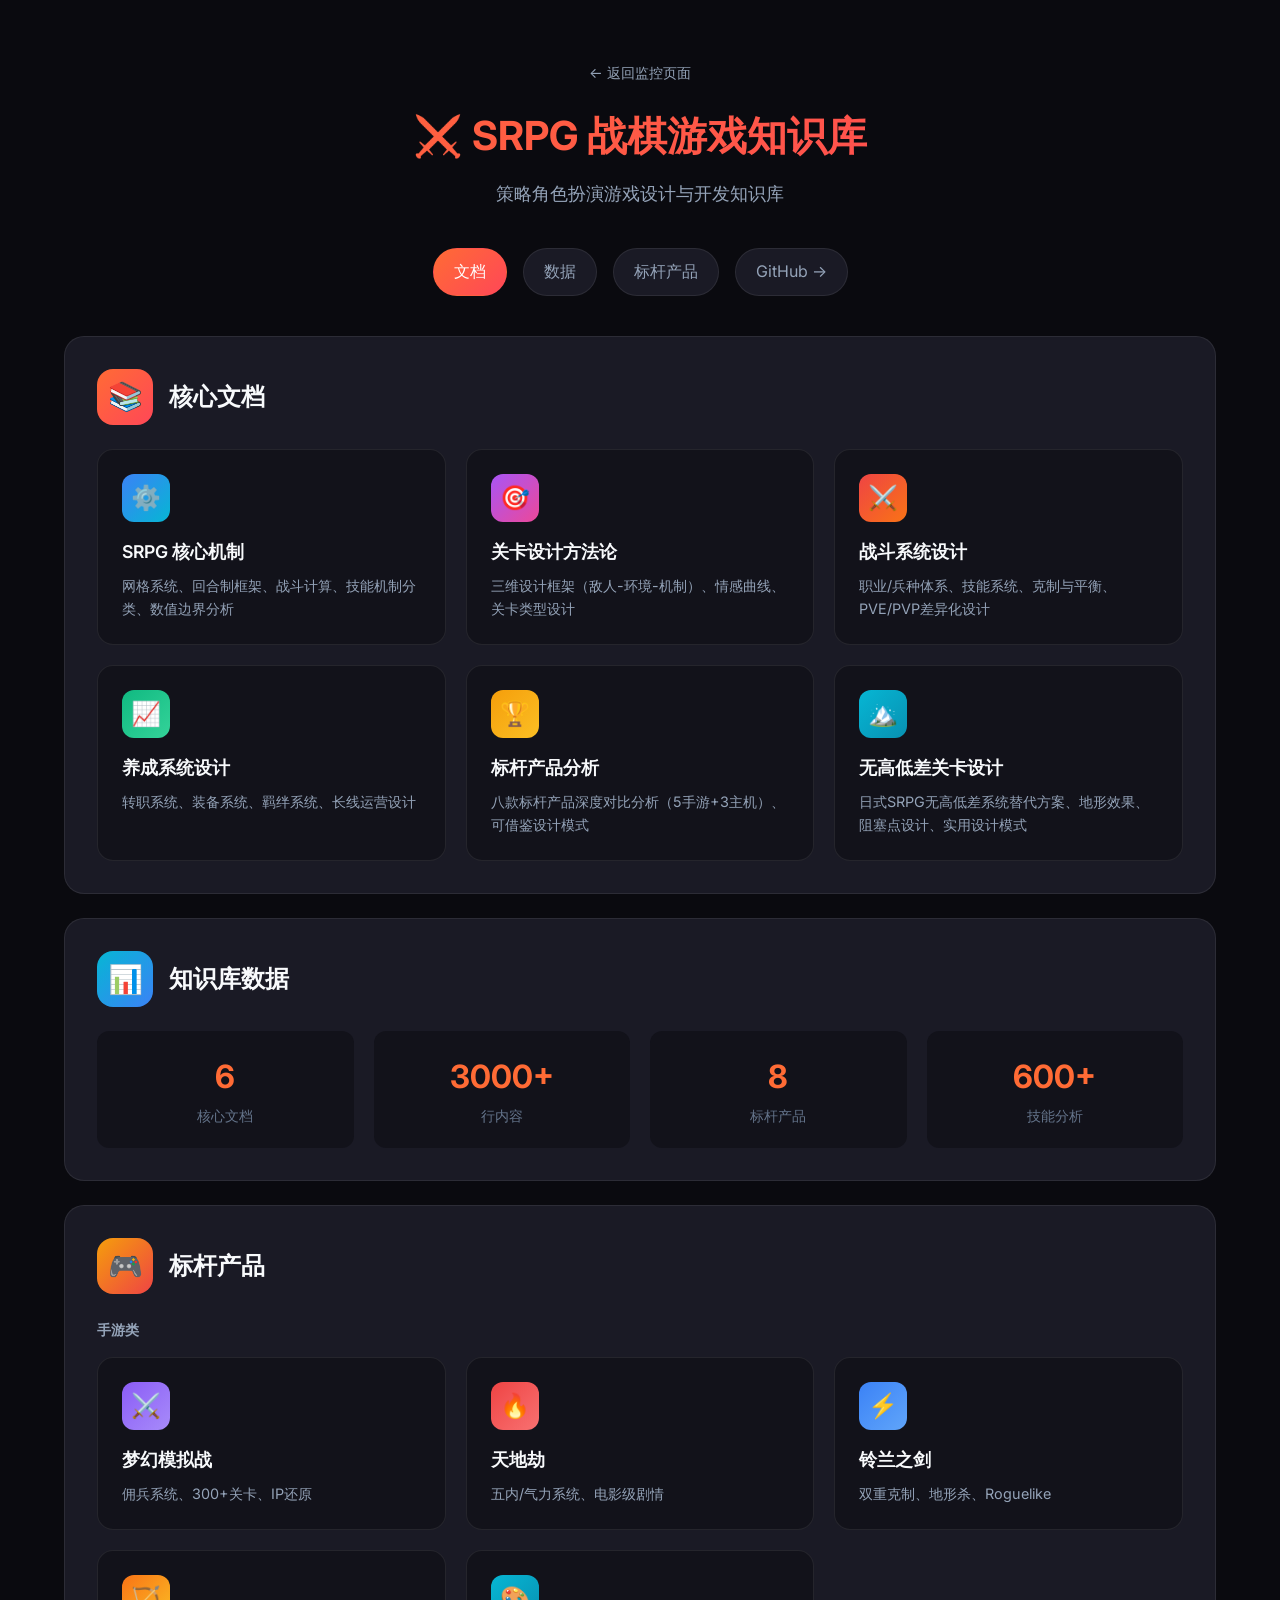
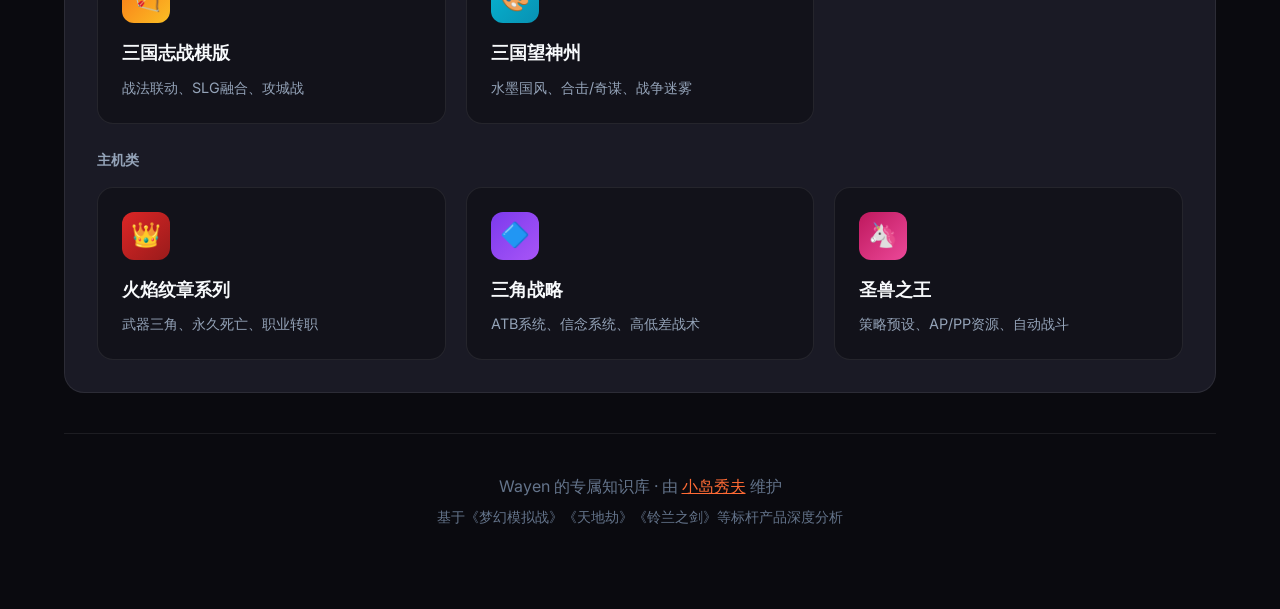
<file: index.html>
<!DOCTYPE html>
<html lang="zh-CN">
<head>
    <meta charset="UTF-8">
    <meta name="viewport" content="width=device-width, initial-scale=1.0">
    <title>SRPG 战棋游戏知识库 | 小岛秀夫</title>
    <link href="https://fonts.googleapis.com/css2?family=Inter:wght@300;400;500;600;700&display=swap" rel="stylesheet">
    <style>
        :root {
            --bg-primary: #0a0a0f;
            --bg-secondary: #12121a;
            --bg-card: #1a1a25;
            --accent-red: #ff4757;
            --accent-orange: #ff6b35;
            --accent-pink: #ff6b9d;
            --accent-purple: #a855f7;
            --accent-blue: #3b82f6;
            --accent-cyan: #06b6d4;
            --accent-green: #10b981;
            --text-primary: #f8fafc;
            --text-secondary: #94a3b8;
            --text-muted: #64748b;
            --border: rgba(255, 255, 255, 0.08);
        }

        * { margin: 0; padding: 0; box-sizing: border-box; }

        body {
            font-family: 'Inter', -apple-system, BlinkMacSystemFont, sans-serif;
            background: var(--bg-primary);
            color: var(--text-primary);
            min-height: 100vh;
            line-height: 1.6;
        }

        .container { max-width: 1200px; margin: 0 auto; padding: 40px 24px; }

        /* Header */
        header { text-align: center; margin-bottom: 40px; padding-top: 20px; }
        .back-link {
            display: inline-flex;
            align-items: center;
            gap: 8px;
            color: var(--text-secondary);
            text-decoration: none;
            font-size: 0.9rem;
            margin-bottom: 20px;
            transition: color 0.3s ease;
        }
        .back-link:hover { color: var(--accent-orange); }

        h1 {
            font-size: 2.5rem;
            font-weight: 700;
            background: linear-gradient(135deg, var(--accent-orange), var(--accent-red));
            -webkit-background-clip: text;
            -webkit-text-fill-color: transparent;
            margin-bottom: 12px;
        }

        .subtitle {
            color: var(--text-secondary);
            font-size: 1.1rem;
        }

        /* Nav */
        .nav {
            display: flex;
            justify-content: center;
            gap: 16px;
            margin-bottom: 40px;
            flex-wrap: wrap;
        }
        .nav-link {
            padding: 10px 20px;
            border-radius: 50px;
            background: var(--bg-card);
            color: var(--text-secondary);
            text-decoration: none;
            border: 1px solid var(--border);
            transition: all 0.3s ease;
        }
        .nav-link:hover, .nav-link.active {
            background: linear-gradient(135deg, var(--accent-orange), var(--accent-red));
            color: white;
            border-color: transparent;
        }

        /* Cards */
        .card {
            background: var(--bg-card);
            border: 1px solid var(--border);
            border-radius: 20px;
            padding: 32px;
            margin-bottom: 24px;
        }

        .card-header {
            display: flex;
            align-items: center;
            gap: 16px;
            margin-bottom: 24px;
        }

        .card-icon {
            width: 56px;
            height: 56px;
            border-radius: 16px;
            display: flex;
            align-items: center;
            justify-content: center;
            font-size: 28px;
        }

        .card-title {
            font-size: 1.5rem;
            font-weight: 600;
        }

        /* Doc Grid */
        .doc-grid {
            display: grid;
            grid-template-columns: repeat(auto-fit, minmax(300px, 1fr));
            gap: 20px;
        }

        .doc-card {
            background: var(--bg-secondary);
            border: 1px solid var(--border);
            border-radius: 16px;
            padding: 24px;
            transition: all 0.3s ease;
            text-decoration: none;
            color: inherit;
        }

        .doc-card:hover {
            transform: translateY(-4px);
            border-color: var(--accent-orange);
            box-shadow: 0 10px 40px rgba(255, 107, 53, 0.2);
        }

        .doc-icon {
            width: 48px;
            height: 48px;
            border-radius: 12px;
            display: flex;
            align-items: center;
            justify-content: center;
            font-size: 24px;
            margin-bottom: 16px;
        }

        .doc-title {
            font-size: 1.1rem;
            font-weight: 600;
            margin-bottom: 8px;
        }

        .doc-desc {
            font-size: 0.9rem;
            color: var(--text-secondary);
            line-height: 1.6;
        }

        /* Stats */
        .stats-grid {
            display: grid;
            grid-template-columns: repeat(4, 1fr);
            gap: 20px;
            margin-top: 24px;
        }

        .stat-item {
            text-align: center;
            padding: 20px;
            background: var(--bg-secondary);
            border-radius: 12px;
        }

        .stat-value {
            font-size: 2rem;
            font-weight: 700;
            color: var(--accent-orange);
        }

        .stat-label {
            font-size: 0.85rem;
            color: var(--text-muted);
            margin-top: 4px;
        }

        /* Footer */
        footer {
            text-align: center;
            padding: 40px 0;
            color: var(--text-muted);
            border-top: 1px solid var(--border);
            margin-top: 40px;
        }

        /* Responsive */
        @media (max-width: 768px) {
            h1 { font-size: 1.8rem; }
            .stats-grid { grid-template-columns: repeat(2, 1fr); }
            .doc-grid { grid-template-columns: 1fr; }
        }
    </style>
</head>
<body>
    <div class="container">
        <header>
            <a href="https://waynefwj.github.io/kimi-claw-status/" class="back-link">← 返回监控页面</a>
            <h1>⚔️ SRPG 战棋游戏知识库</h1>
            <p class="subtitle">策略角色扮演游戏设计与开发知识库</p>
        </header>

        <nav class="nav">
            <a href="#docs" class="nav-link active">文档</a>
            <a href="#stats" class="nav-link">数据</a>
            <a href="#products" class="nav-link">标杆产品</a>
            <a href="https://github.com/WayneFWJ/srpg-knowledge-base" class="nav-link" target="_blank">GitHub →</a>
        </nav>

        <div class="card" id="docs">
            <div class="card-header">
                <div class="card-icon" style="background: linear-gradient(135deg, #ff6b35, #ff4757);">📚</div>
                <h2 class="card-title">核心文档</h2>
            </div>
            <div class="doc-grid">
                <a href="./SRPG%20核心机制.html" class="doc-card">
                    <div class="doc-icon" style="background: linear-gradient(135deg, #3b82f6, #06b6d4);">⚙️</div>
                    <div class="doc-title">SRPG 核心机制</div>
                    <div class="doc-desc">网格系统、回合制框架、战斗计算、技能机制分类、数值边界分析</div>
                </a>
                <a href="./关卡设计方法论.html" class="doc-card">
                    <div class="doc-icon" style="background: linear-gradient(135deg, #a855f7, #ec4899);">🎯</div>
                    <div class="doc-title">关卡设计方法论</div>
                    <div class="doc-desc">三维设计框架（敌人-环境-机制）、情感曲线、关卡类型设计</div>
                </a>
                <a href="./战斗系统设计.html" class="doc-card">
                    <div class="doc-icon" style="background: linear-gradient(135deg, #ef4444, #f97316);">⚔️</div>
                    <div class="doc-title">战斗系统设计</div>
                    <div class="doc-desc">职业/兵种体系、技能系统、克制与平衡、PVE/PVP差异化设计</div>
                </a>
                <a href="./养成系统设计.html" class="doc-card">
                    <div class="doc-icon" style="background: linear-gradient(135deg, #10b981, #34d399);">📈</div>
                    <div class="doc-title">养成系统设计</div>
                    <div class="doc-desc">转职系统、装备系统、羁绊系统、长线运营设计</div>
                </a>
                <a href="./标杆产品分析.html" class="doc-card">
                    <div class="doc-icon" style="background: linear-gradient(135deg, #f59e0b, #fbbf24);">🏆</div>
                    <div class="doc-title">标杆产品分析</div>
                    <div class="doc-desc">八款标杆产品深度对比分析（5手游+3主机）、可借鉴设计模式</div>
                </a>
                <a href="./无高低差关卡设计.html" class="doc-card">
                    <div class="doc-icon" style="background: linear-gradient(135deg, #06b6d4, #0891b2);">🏔️</div>
                    <div class="doc-title">无高低差关卡设计</div>
                    <div class="doc-desc">日式SRPG无高低差系统替代方案、地形效果、阻塞点设计、实用设计模式</div>
                </a>
            </div>
        </div>

        <div class="card" id="stats">
            <div class="card-header">
                <div class="card-icon" style="background: linear-gradient(135deg, #06b6d4, #3b82f6);">📊</div>
                <h2 class="card-title">知识库数据</h2>
            </div>
            <div class="stats-grid">
                <div class="stat-item">
                    <div class="stat-value">6</div>
                    <div class="stat-label">核心文档</div>
                </div>
                <div class="stat-item">
                    <div class="stat-value">3000+</div>
                    <div class="stat-label">行内容</div>
                </div>
                <div class="stat-item">
                    <div class="stat-value">8</div>
                    <div class="stat-label">标杆产品</div>
                </div>
                <div class="stat-item">
                    <div class="stat-value">600+</div>
                    <div class="stat-label">技能分析</div>
                </div>
            </div>
        </div>

        <div class="card" id="products">
            <div class="card-header">
                <div class="card-icon" style="background: linear-gradient(135deg, #f59e0b, #ef4444);">🎮</div>
                <h2 class="card-title">标杆产品</h2>
            </div>
            <h3 style="color: var(--text-secondary); font-size: 0.9rem; margin-bottom: 16px;">手游类</h3>
            <div class="doc-grid" style="margin-bottom: 24px;">
                <div class="doc-card">
                    <div class="doc-icon" style="background: linear-gradient(135deg, #8b5cf6, #a78bfa);">⚔️</div>
                    <div class="doc-title">梦幻模拟战</div>
                    <div class="doc-desc">佣兵系统、300+关卡、IP还原</div>
                </div>
                <div class="doc-card">
                    <div class="doc-icon" style="background: linear-gradient(135deg, #ef4444, #f87171);">🔥</div>
                    <div class="doc-title">天地劫</div>
                    <div class="doc-desc">五内/气力系统、电影级剧情</div>
                </div>
                <div class="doc-card">
                    <div class="doc-icon" style="background: linear-gradient(135deg, #3b82f6, #60a5fa);">⚡</div>
                    <div class="doc-title">铃兰之剑</div>
                    <div class="doc-desc">双重克制、地形杀、Roguelike</div>
                </div>
                <div class="doc-card">
                    <div class="doc-icon" style="background: linear-gradient(135deg, #f97316, #fbbf24);">🏹</div>
                    <div class="doc-title">三国志战棋版</div>
                    <div class="doc-desc">战法联动、SLG融合、攻城战</div>
                </div>
                <div class="doc-card">
                    <div class="doc-icon" style="background: linear-gradient(135deg, #06b6d4, #0891b2);">🎨</div>
                    <div class="doc-title">三国望神州</div>
                    <div class="doc-desc">水墨国风、合击/奇谋、战争迷雾</div>
                </div>
            </div>
            <h3 style="color: var(--text-secondary); font-size: 0.9rem; margin-bottom: 16px;">主机类</h3>
            <div class="doc-grid">
                <div class="doc-card">
                    <div class="doc-icon" style="background: linear-gradient(135deg, #dc2626, #991b1b);">👑</div>
                    <div class="doc-title">火焰纹章系列</div>
                    <div class="doc-desc">武器三角、永久死亡、职业转职</div>
                </div>
                <div class="doc-card">
                    <div class="doc-icon" style="background: linear-gradient(135deg, #7c3aed, #a855f7);">🔷</div>
                    <div class="doc-title">三角战略</div>
                    <div class="doc-desc">ATB系统、信念系统、高低差战术</div>
                </div>
                <div class="doc-card">
                    <div class="doc-icon" style="background: linear-gradient(135deg, #be185d, #ec4899);">🦄</div>
                    <div class="doc-title">圣兽之王</div>
                    <div class="doc-desc">策略预设、AP/PP资源、自动战斗</div>
                </div>
            </div>
        </div>

        <footer>
            <p>Wayen 的专属知识库 · 由 <a href="https://waynefwj.github.io/kimi-claw-status/" style="color: var(--accent-orange);">小岛秀夫</a> 维护</p>
            <p style="margin-top: 8px; font-size: 0.85rem;">基于《梦幻模拟战》《天地劫》《铃兰之剑》等标杆产品深度分析</p>
        </footer>
    </div>
</body>
</html>
</file>
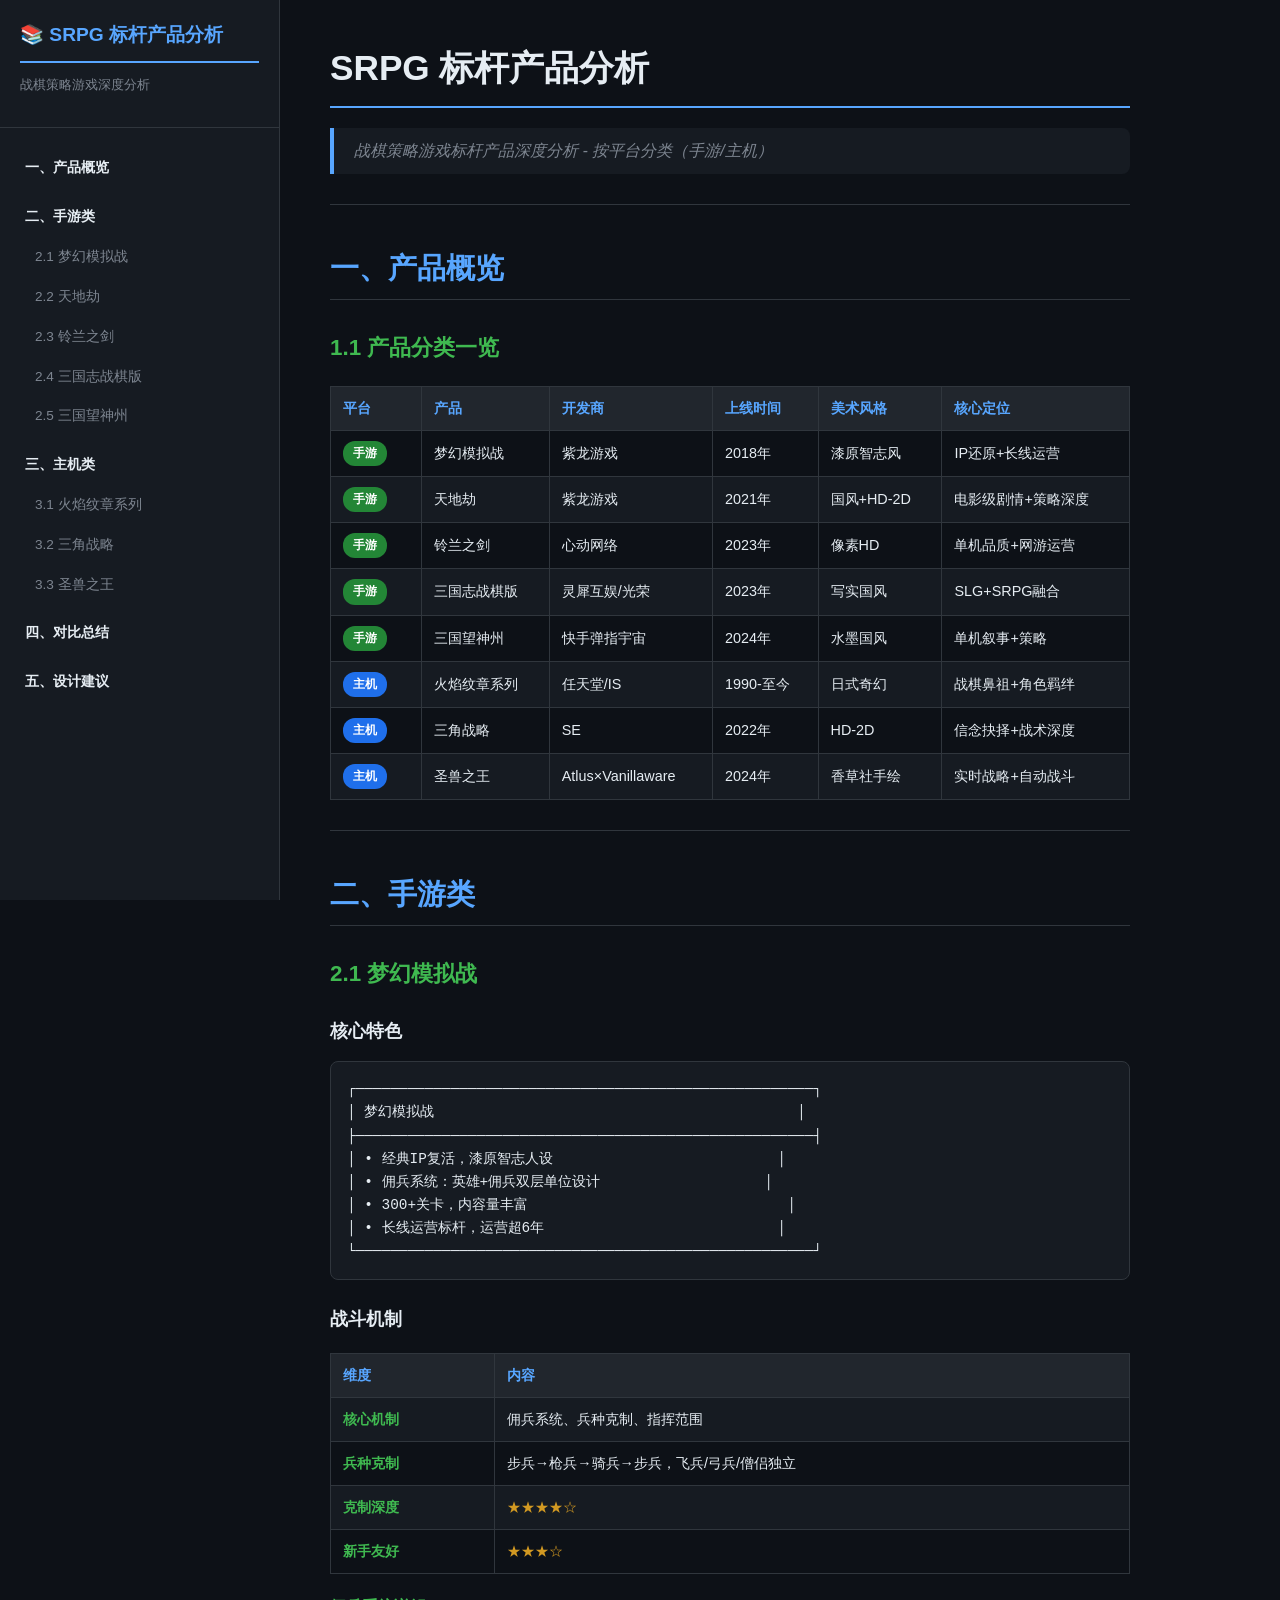
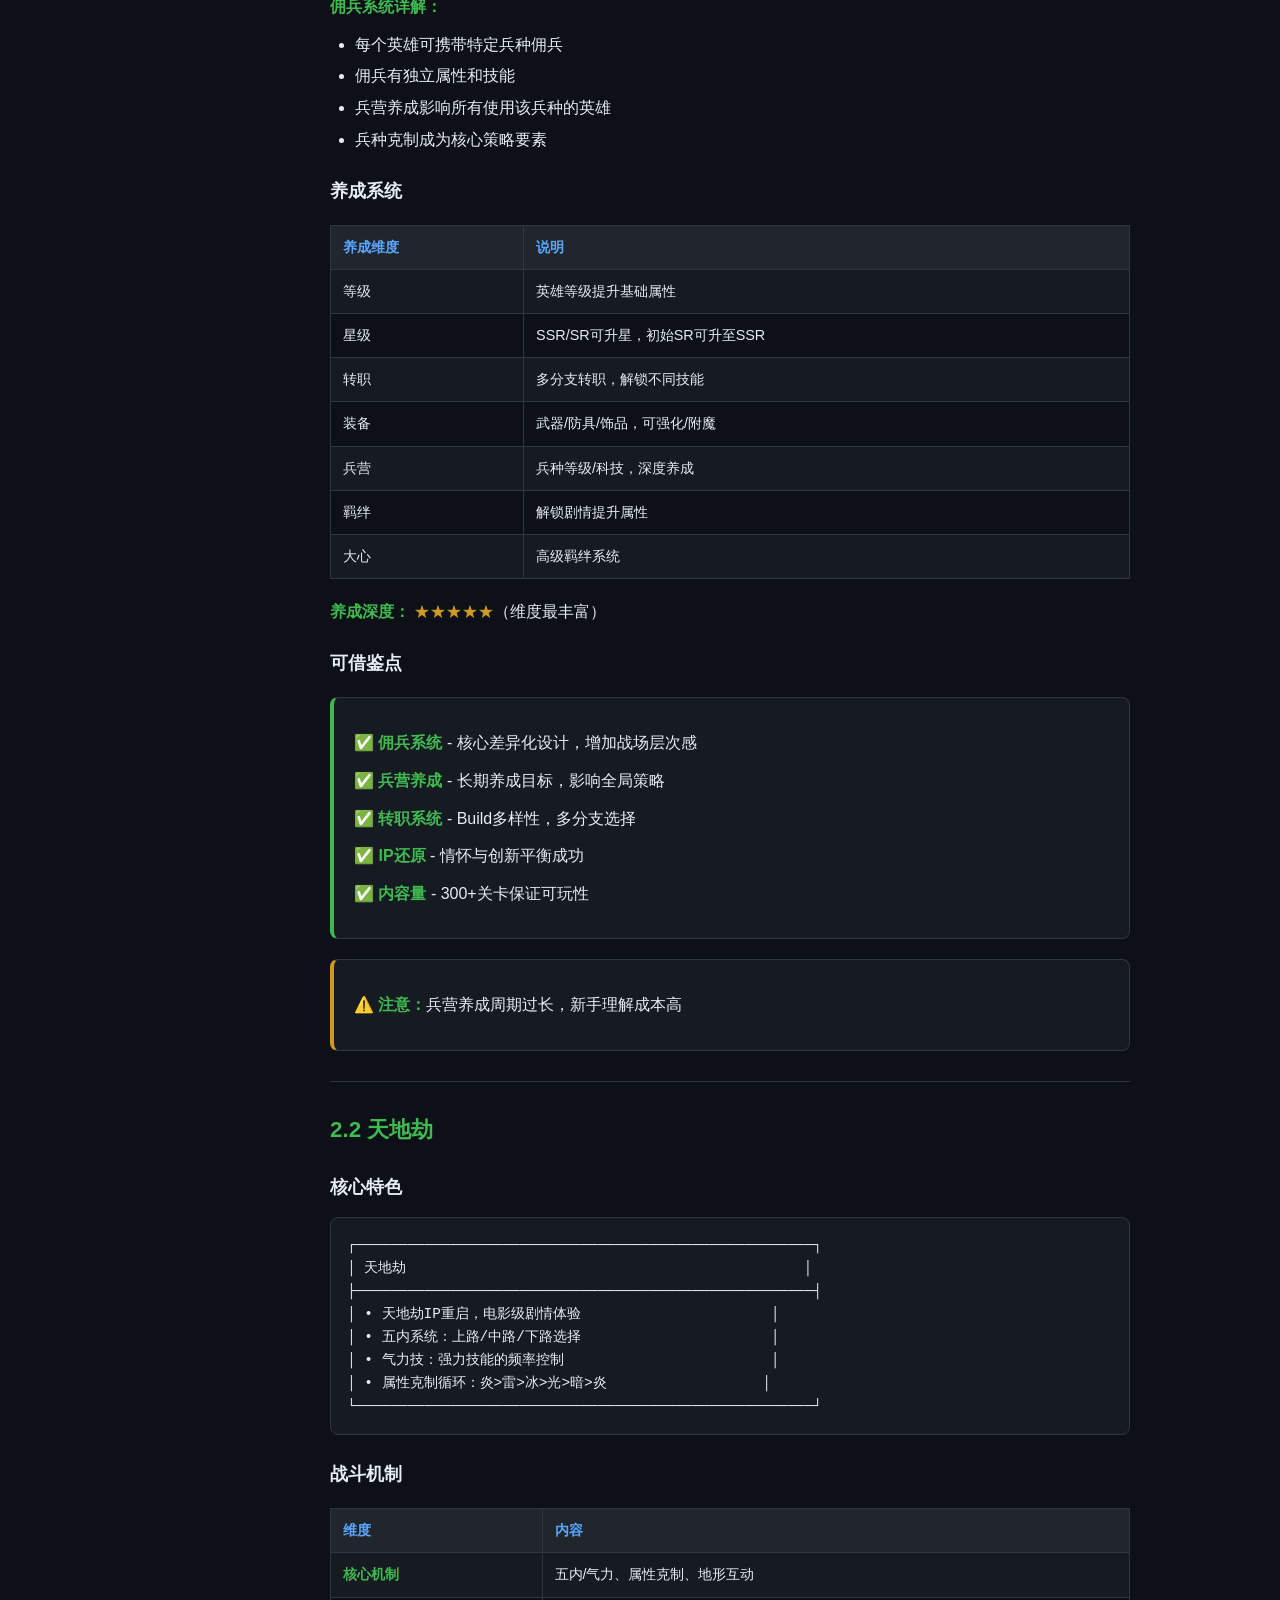
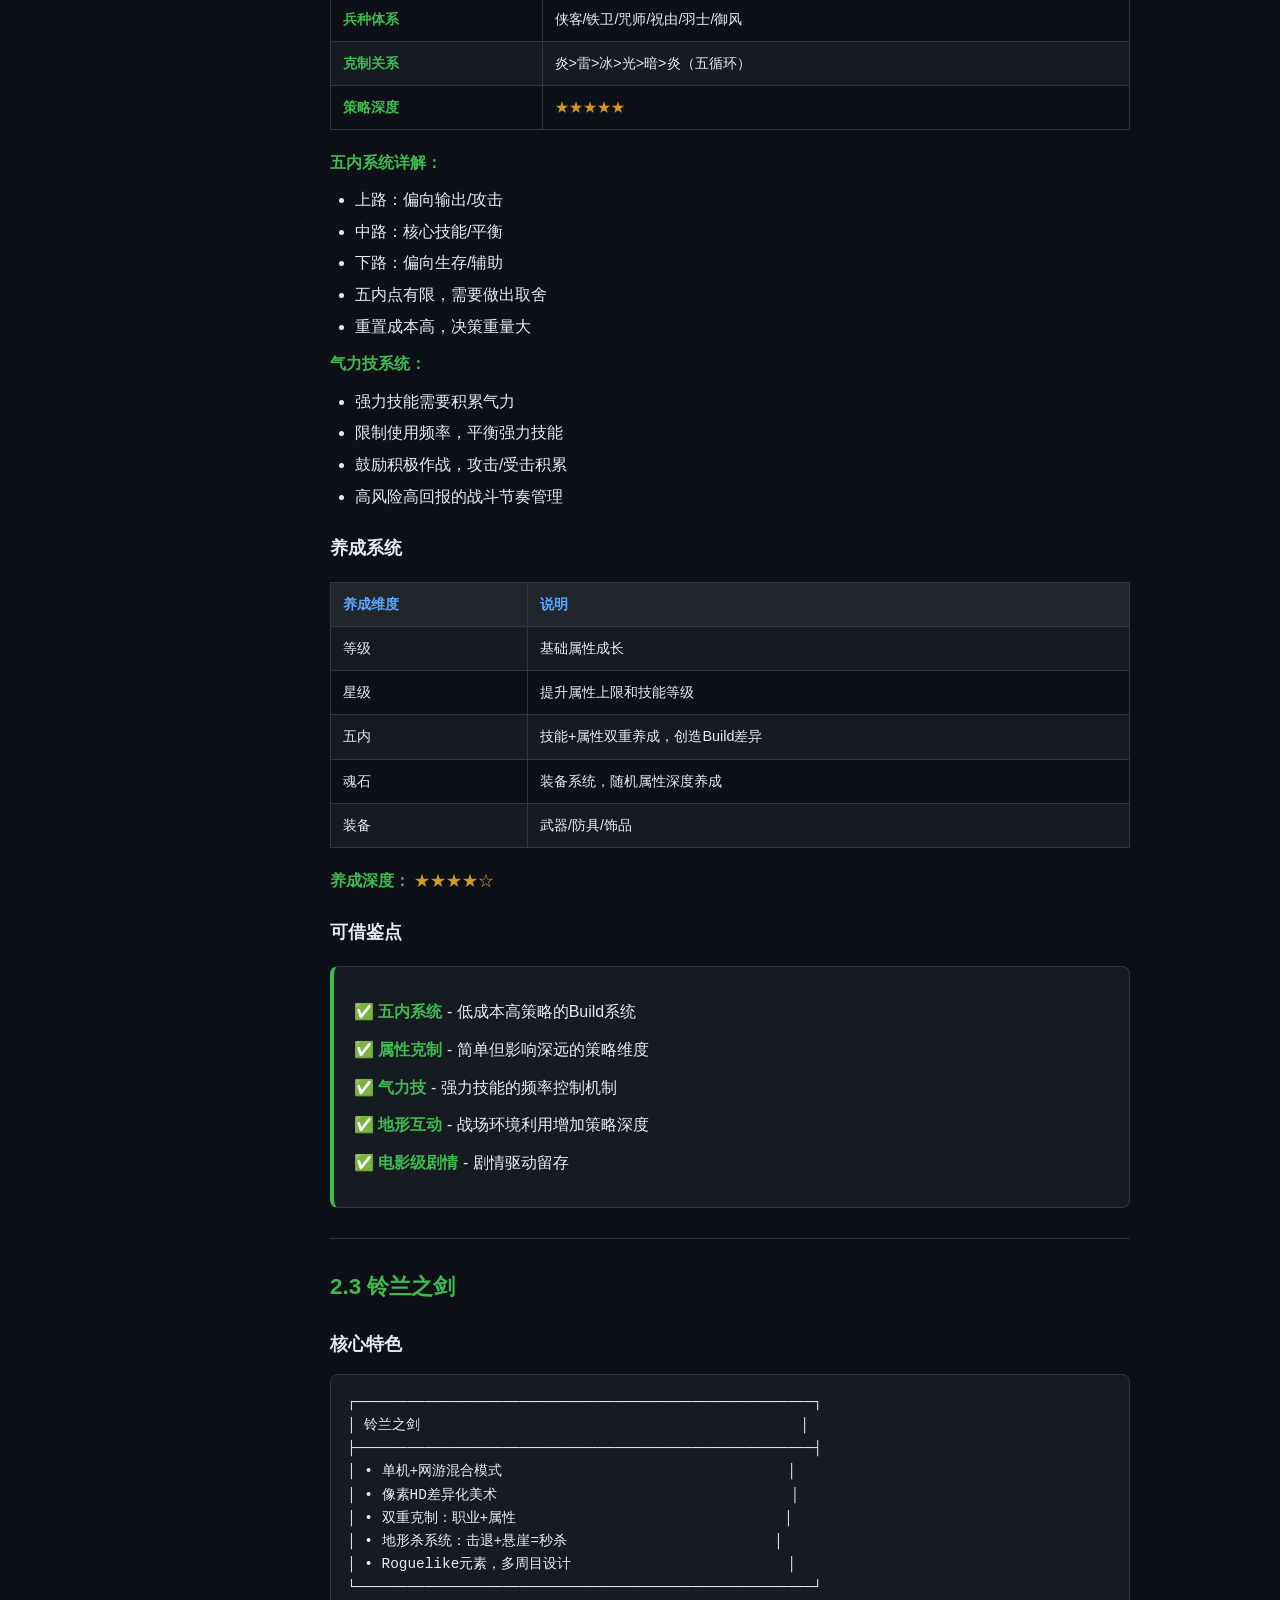
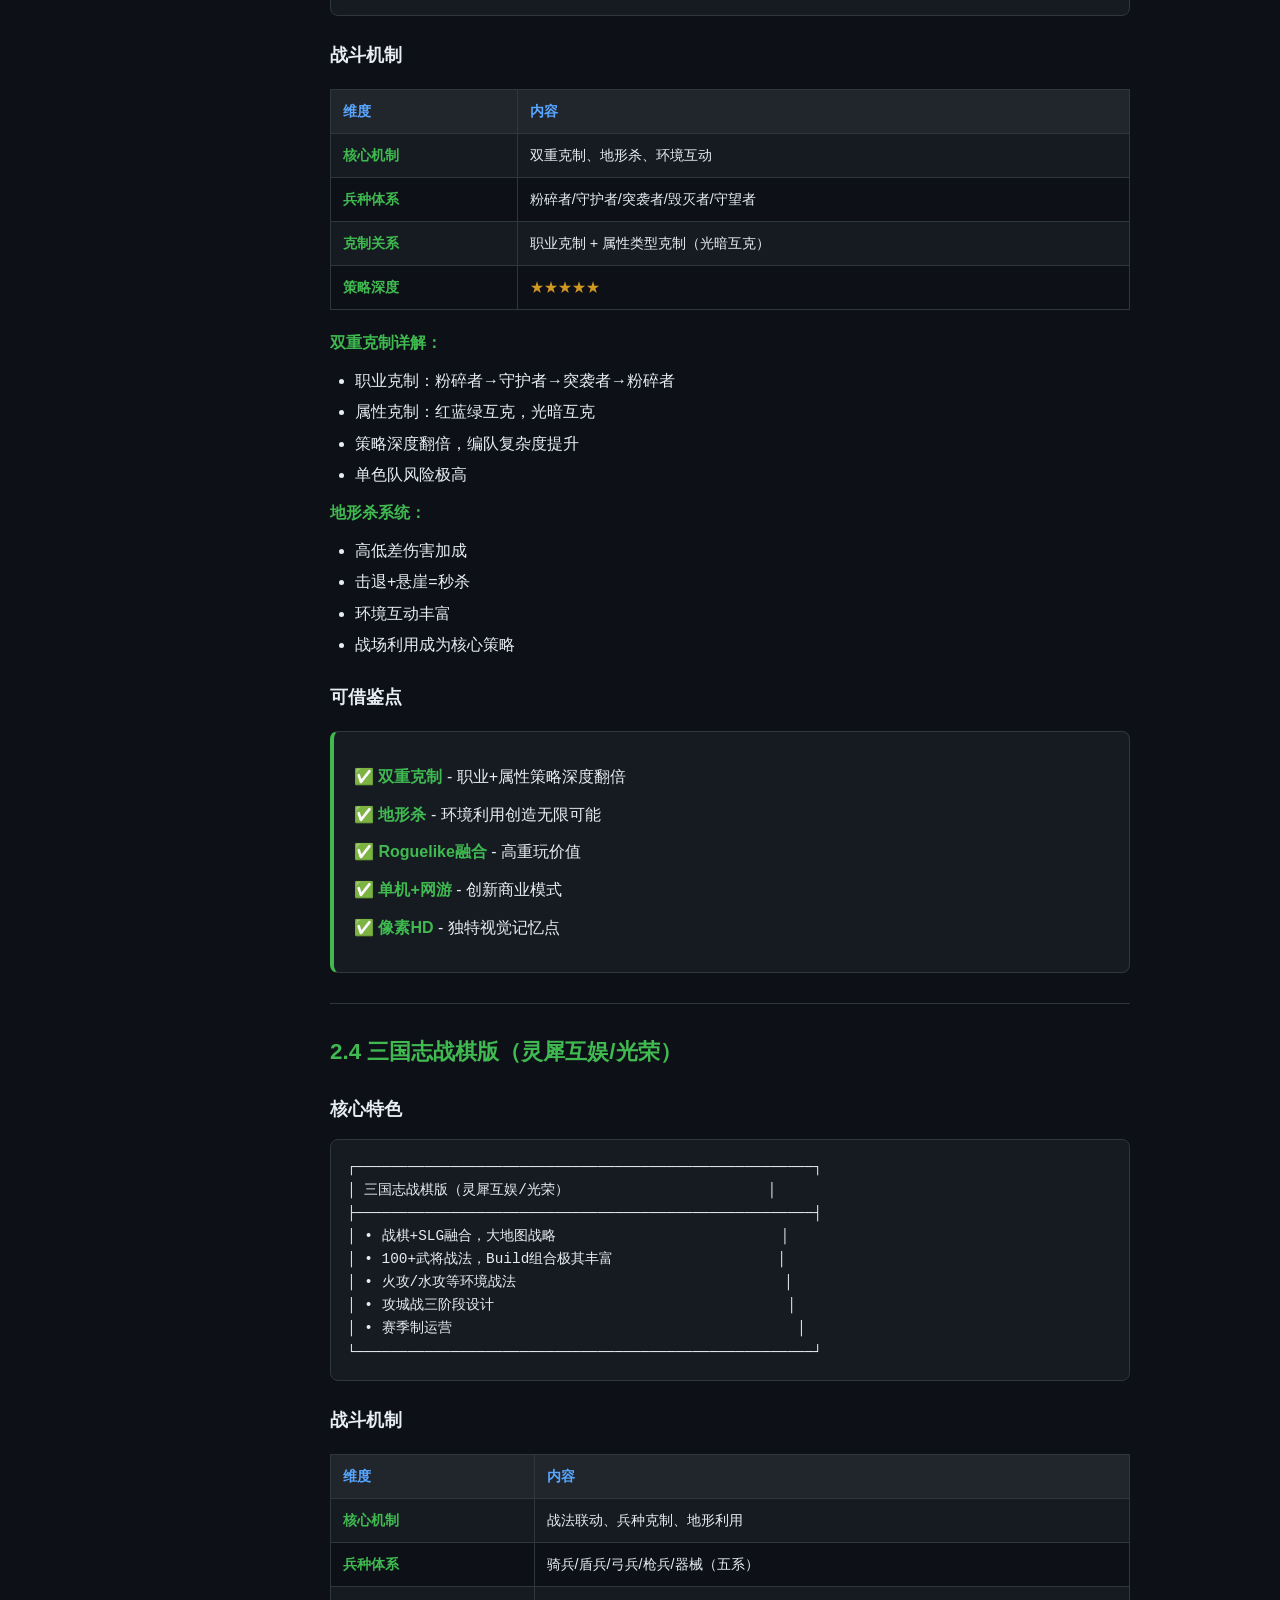
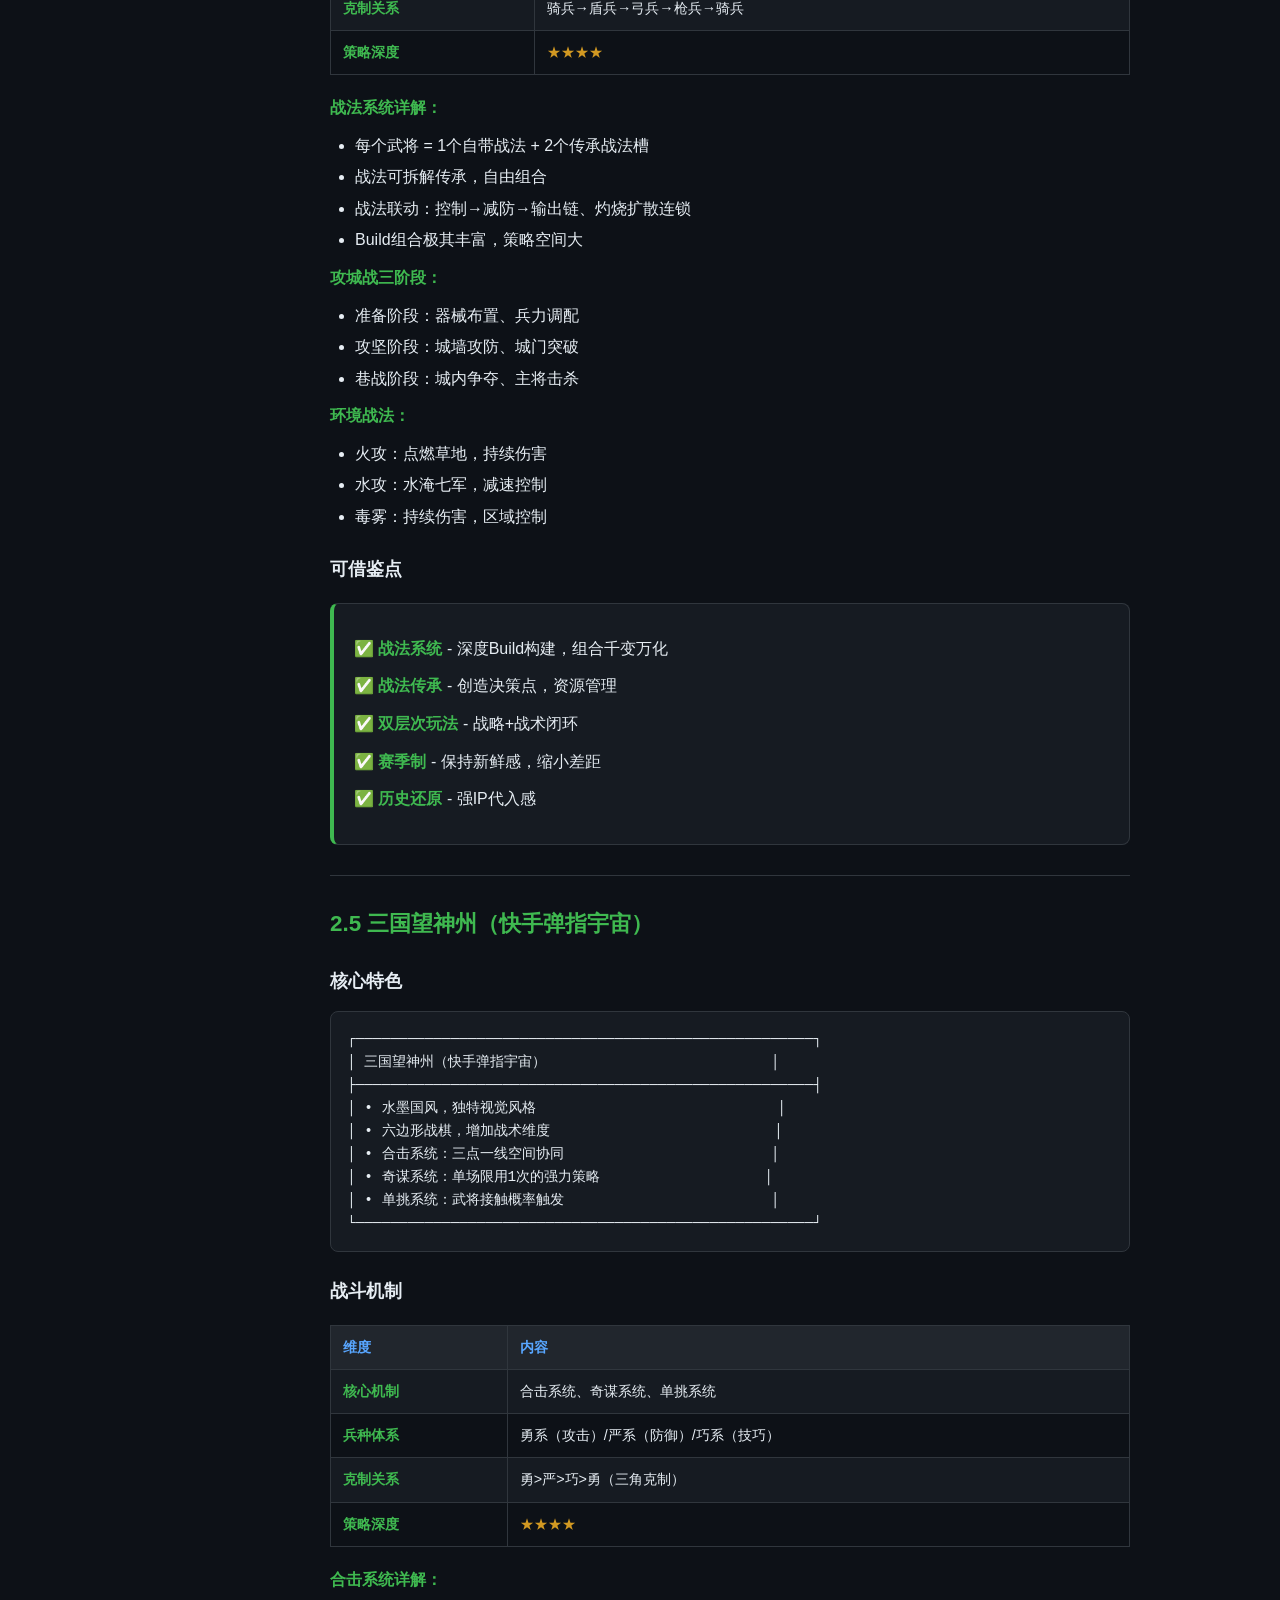
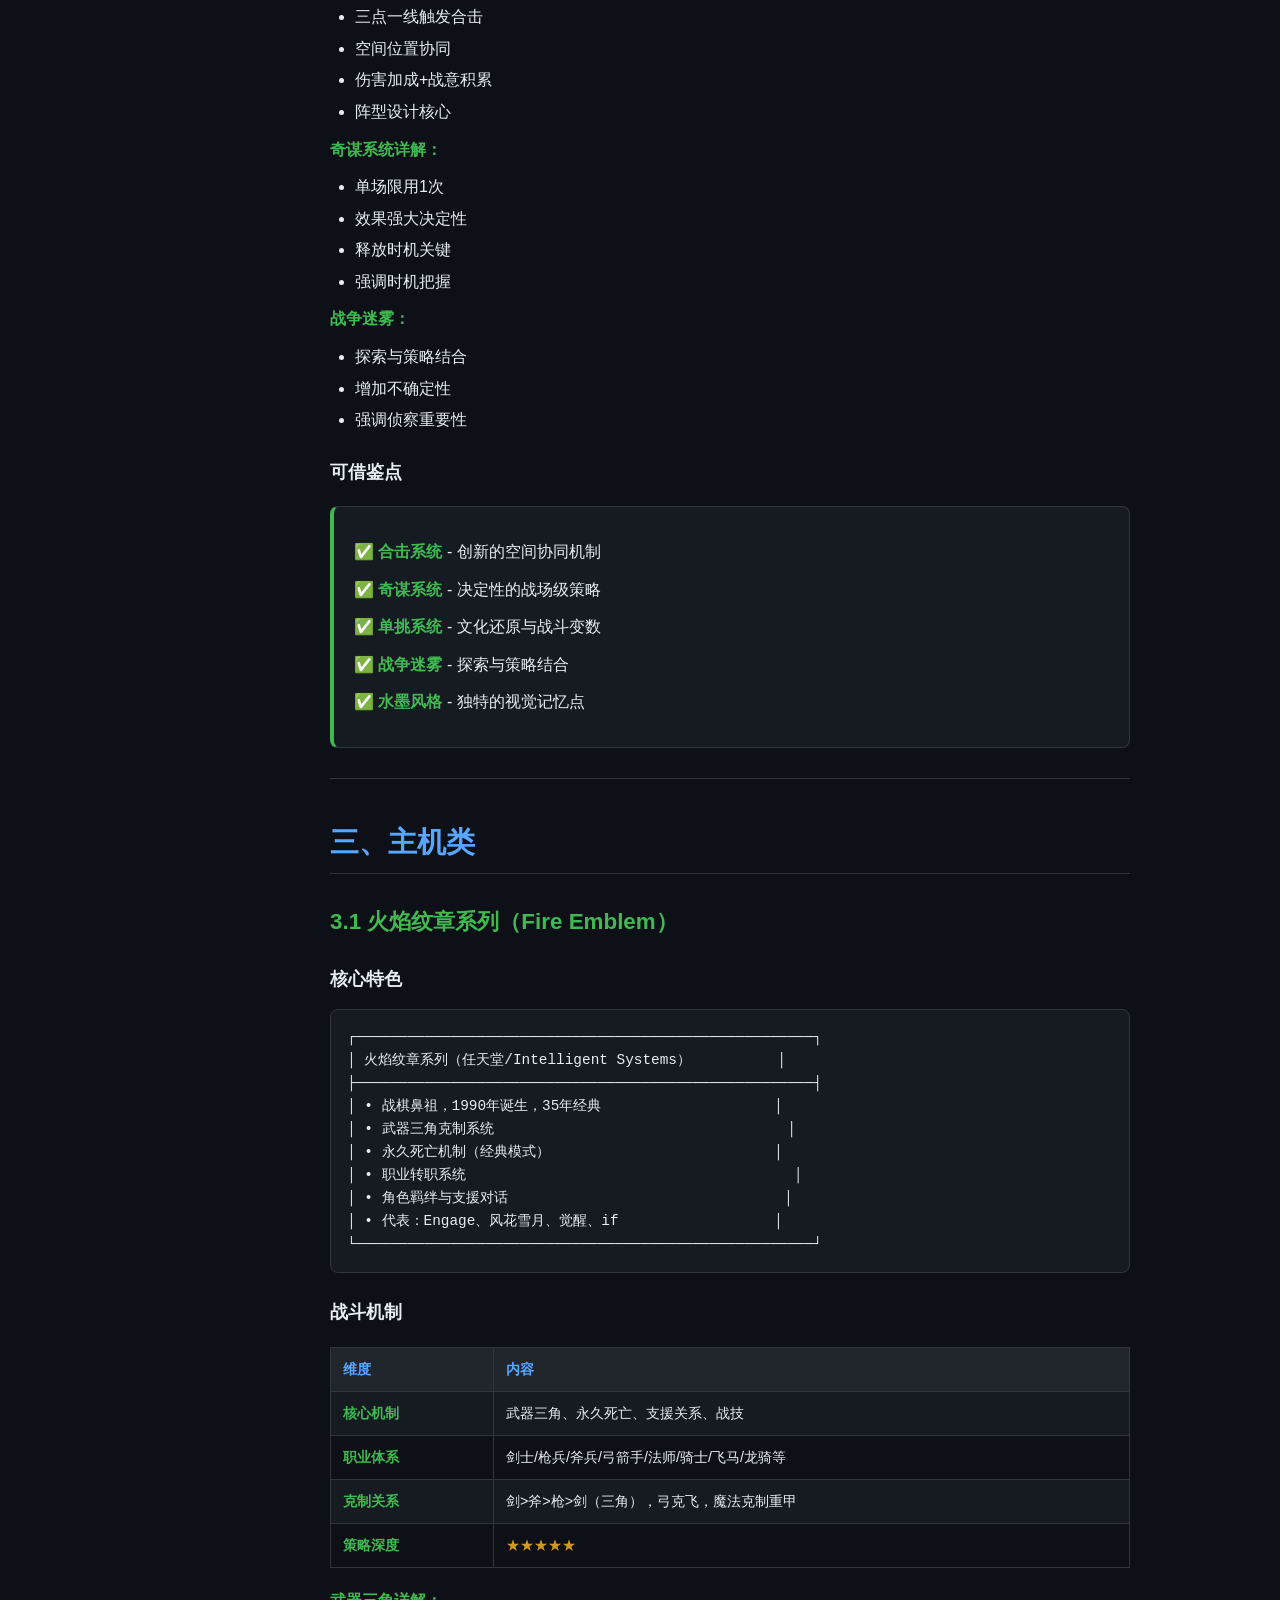
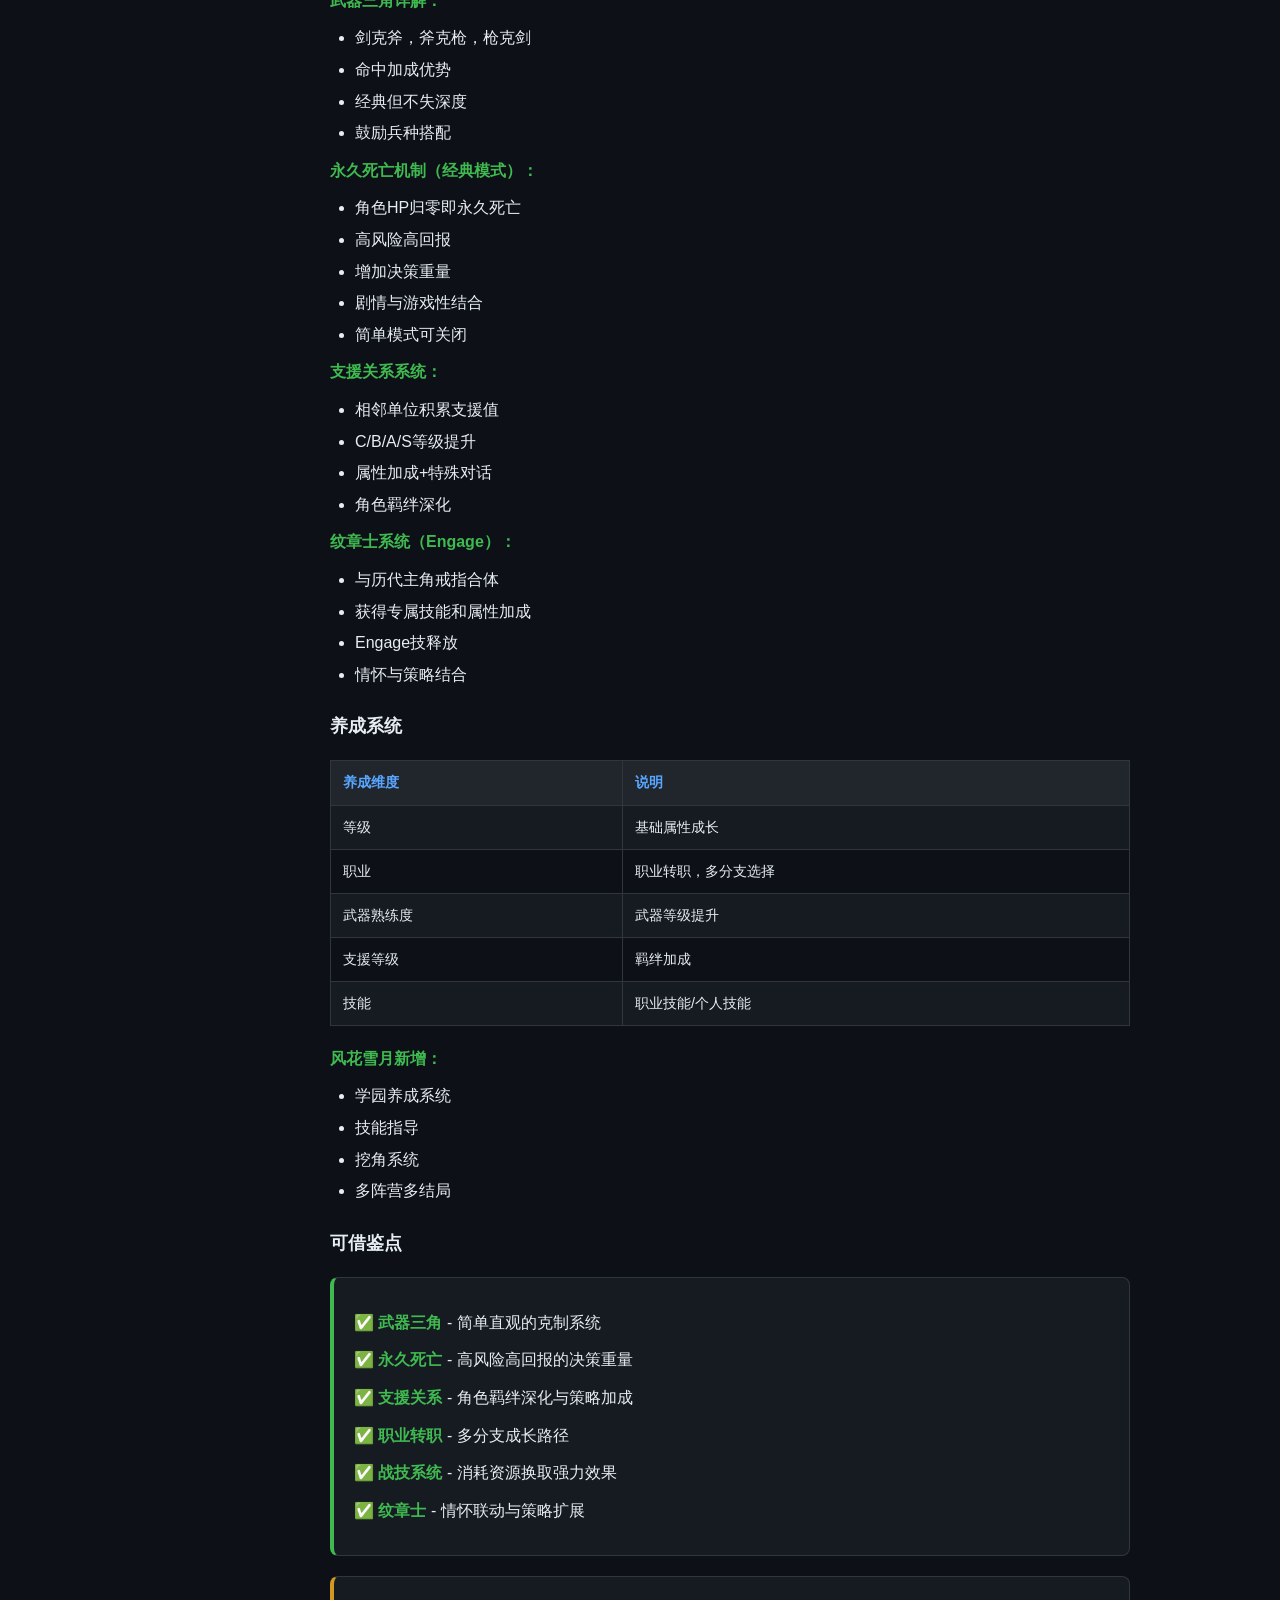
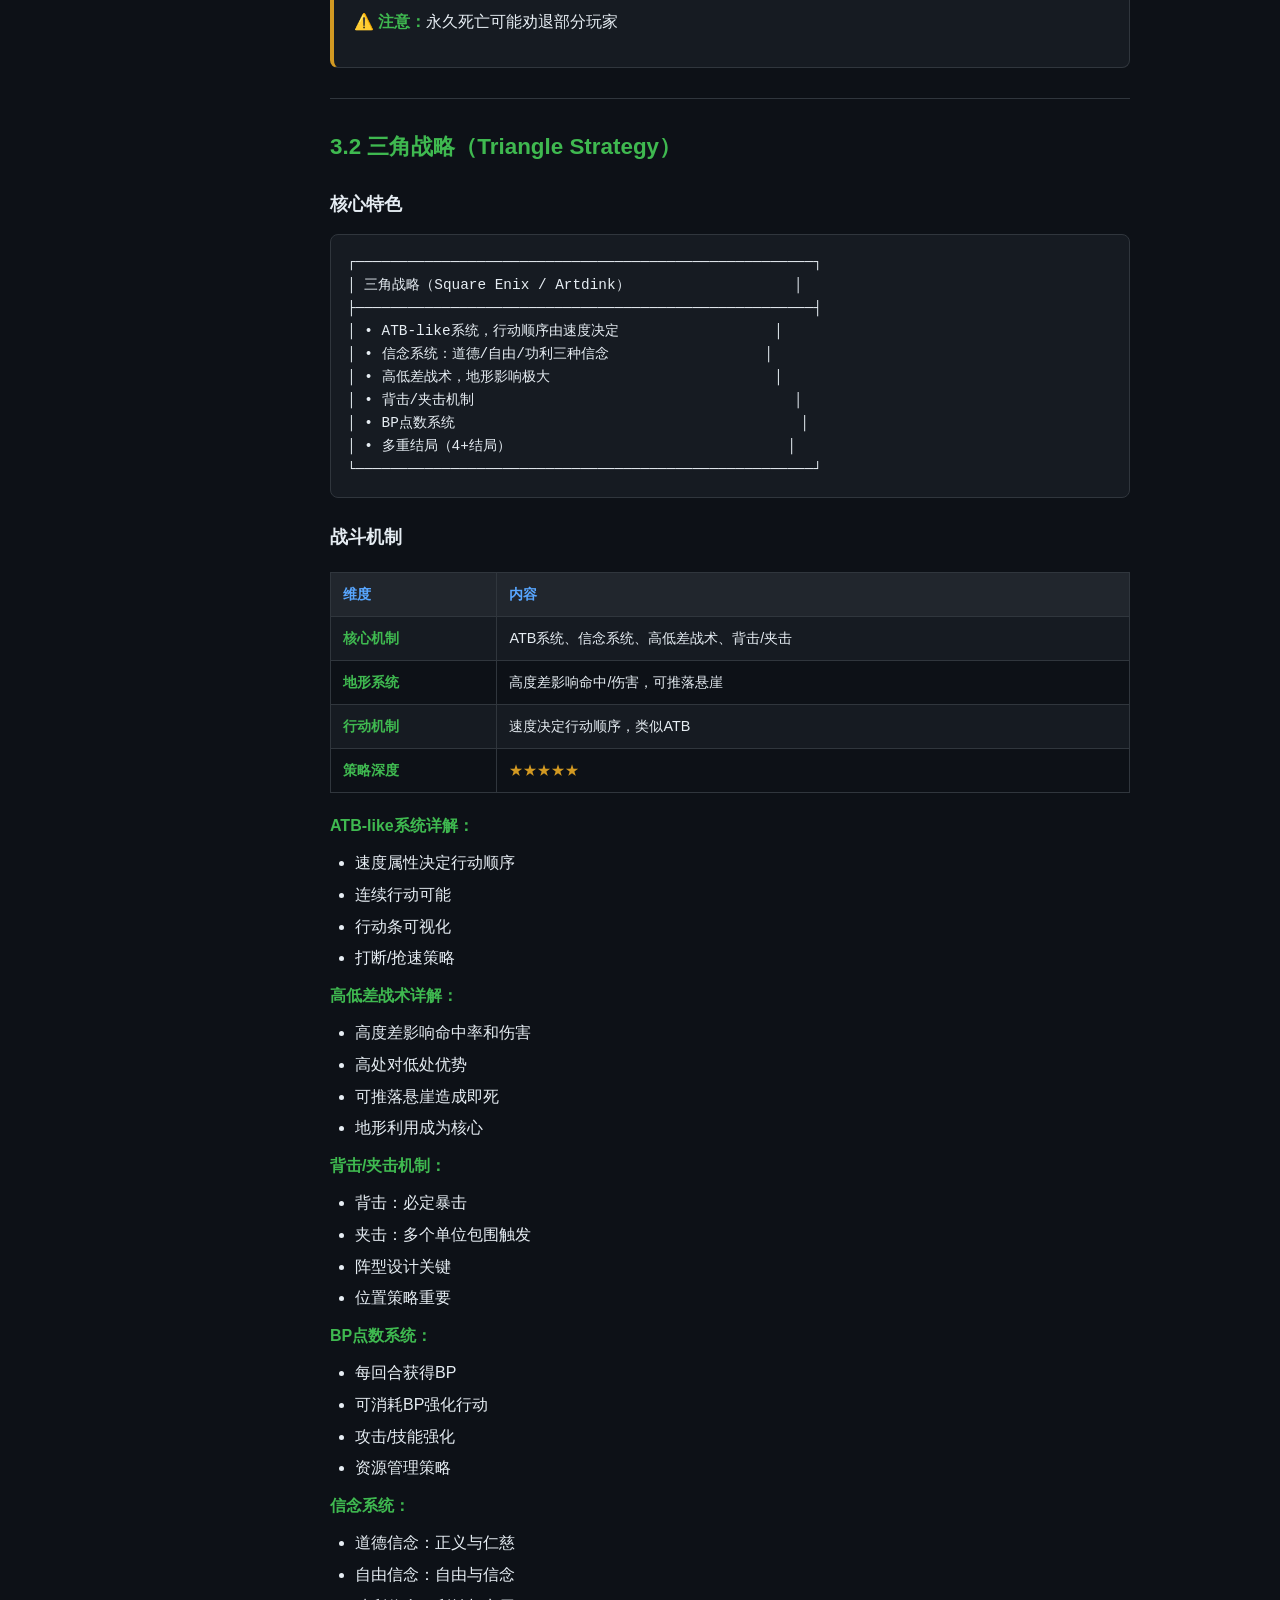
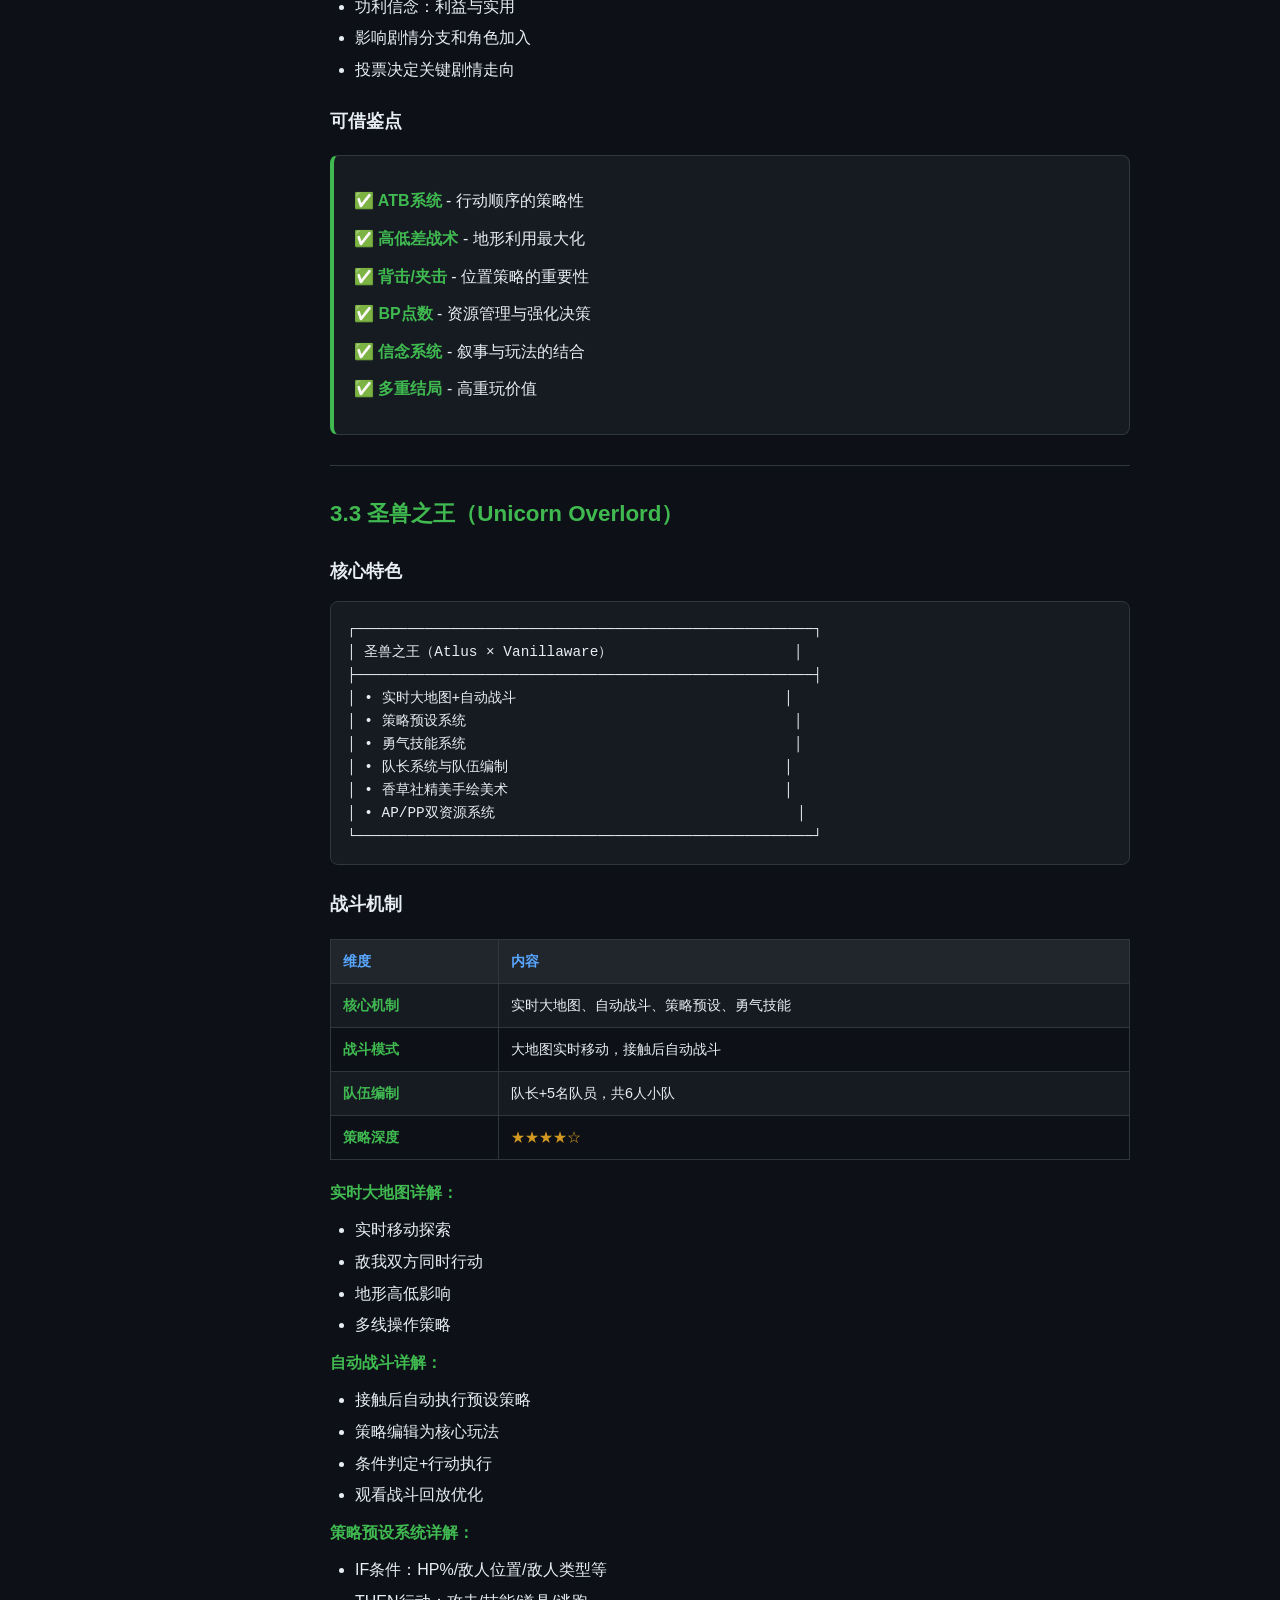
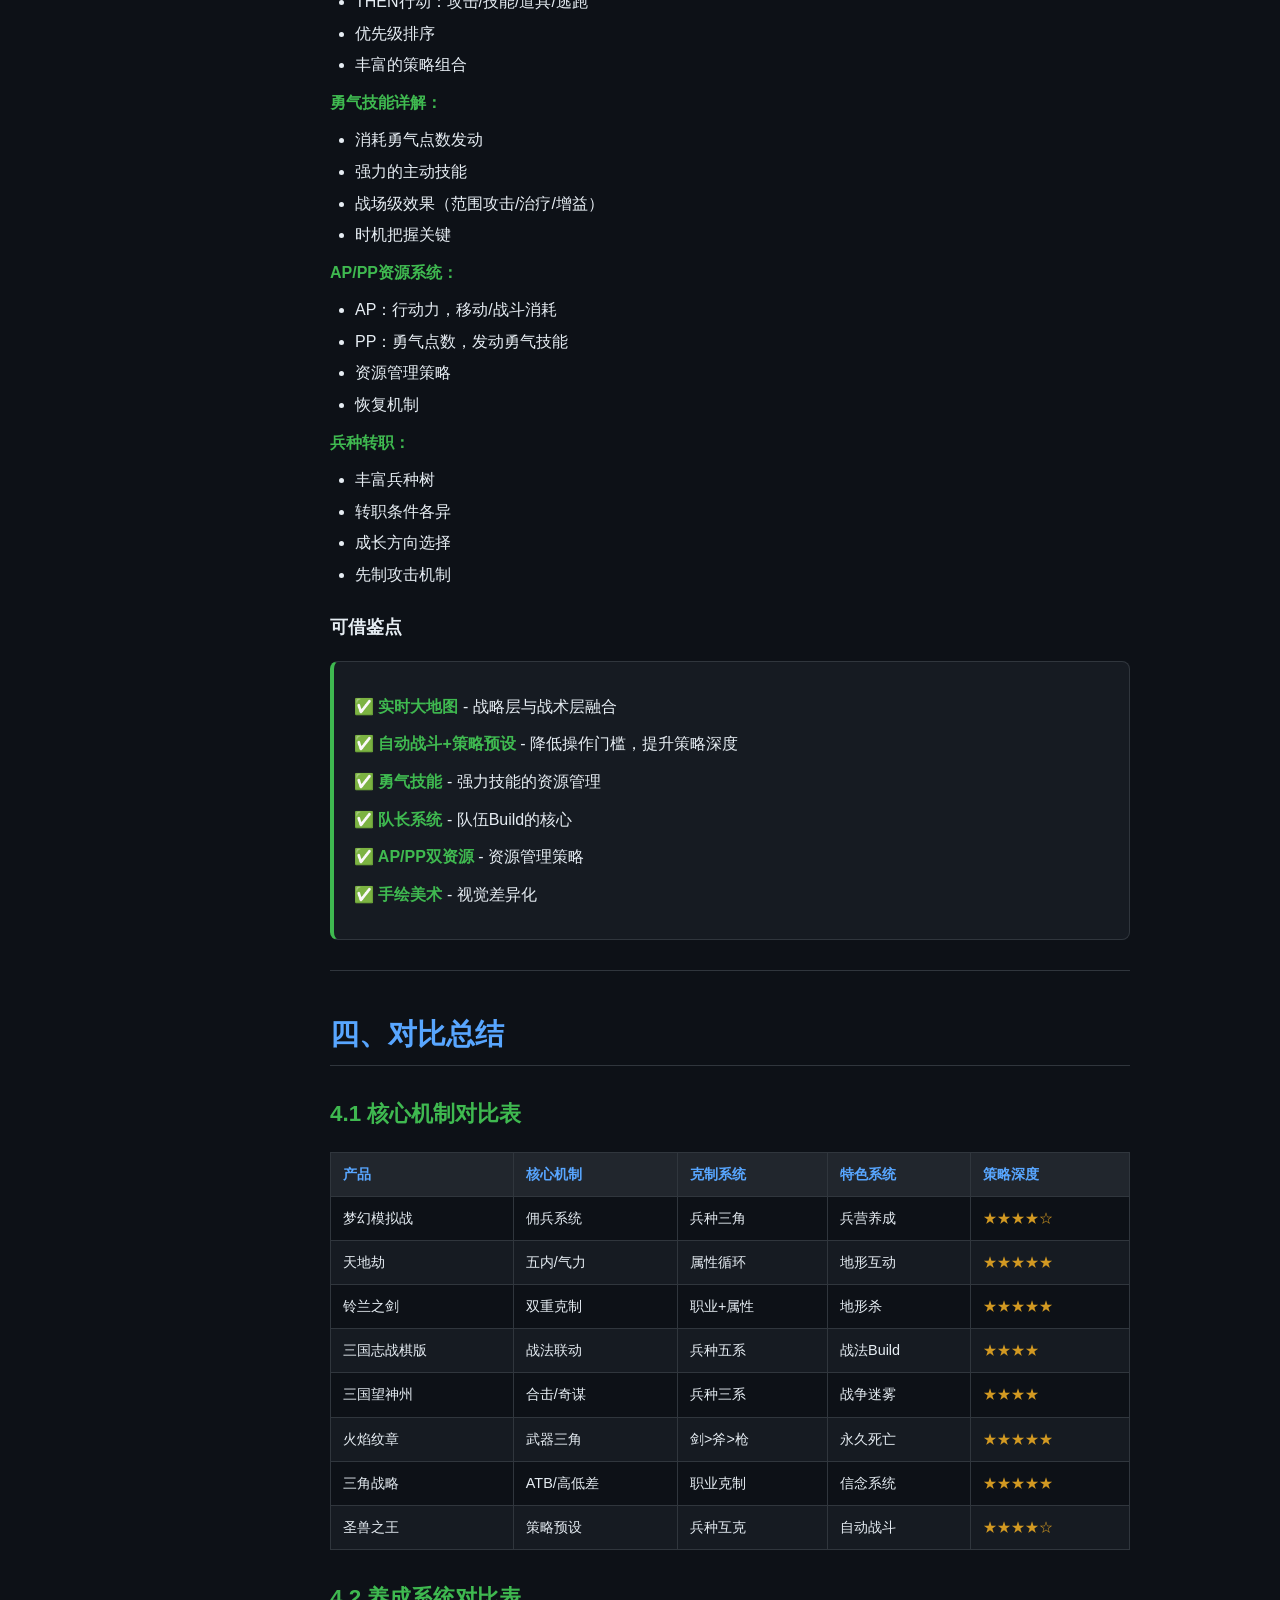
<file: 标杆产品分析.html>
<!DOCTYPE html>
<html lang="zh-CN">
<head>
    <meta charset="UTF-8">
    <meta name="viewport" content="width=device-width, initial-scale=1.0">
    <title>SRPG 标杆产品分析</title>
    <style>
        :root {
            --bg-primary: #0d1117;
            --bg-secondary: #161b22;
            --bg-tertiary: #21262d;
            --text-primary: #e6edf3;
            --text-secondary: #7d8590;
            --accent-primary: #58a6ff;
            --accent-secondary: #3fb950;
            --accent-warning: #d29922;
            --accent-danger: #f85149;
            --border-color: #30363d;
            --table-header: #21262d;
            --code-bg: #161b22;
        }

        * {
            margin: 0;
            padding: 0;
            box-sizing: border-box;
        }

        body {
            font-family: -apple-system, BlinkMacSystemFont, "Segoe UI", "Noto Sans", Helvetica, Arial, sans-serif;
            background-color: var(--bg-primary);
            color: var(--text-primary);
            line-height: 1.6;
            display: flex;
            min-height: 100vh;
        }

        /* 侧边栏 */
        .sidebar {
            width: 280px;
            background-color: var(--bg-secondary);
            border-right: 1px solid var(--border-color);
            position: fixed;
            height: 100vh;
            overflow-y: auto;
            padding: 20px 0;
            z-index: 100;
        }

        .sidebar-header {
            padding: 0 20px 20px;
            border-bottom: 1px solid var(--border-color);
            margin-bottom: 20px;
        }

        .sidebar-header h1 {
            font-size: 1.2rem;
            color: var(--accent-primary);
            margin-bottom: 5px;
        }

        .sidebar-header p {
            font-size: 0.8rem;
            color: var(--text-secondary);
        }

        .sidebar-nav ul {
            list-style: none;
            padding: 0 10px;
        }

        .sidebar-nav li {
            margin: 2px 0;
        }

        .sidebar-nav a {
            display: block;
            padding: 8px 15px;
            color: var(--text-secondary);
            text-decoration: none;
            border-radius: 6px;
            font-size: 0.9rem;
            transition: all 0.2s;
        }

        .sidebar-nav a:hover {
            background-color: var(--bg-tertiary);
            color: var(--text-primary);
        }

        .sidebar-nav .nav-h2 {
            font-weight: 600;
            color: var(--text-primary);
            margin-top: 10px;
        }

        .sidebar-nav .nav-h3 {
            padding-left: 25px;
            font-size: 0.85rem;
        }

        .sidebar-nav .nav-h4 {
            padding-left: 40px;
            font-size: 0.8rem;
        }

        /* 主内容区 */
        .main-content {
            margin-left: 280px;
            flex: 1;
            max-width: 900px;
            padding: 40px 50px;
        }

        /* 标题样式 */
        h1 {
            font-size: 2.2rem;
            margin-bottom: 10px;
            color: var(--text-primary);
            border-bottom: 2px solid var(--accent-primary);
            padding-bottom: 10px;
        }

        h2 {
            font-size: 1.8rem;
            margin: 40px 0 20px;
            color: var(--accent-primary);
            border-bottom: 1px solid var(--border-color);
            padding-bottom: 8px;
        }

        h3 {
            font-size: 1.4rem;
            margin: 30px 0 15px;
            color: var(--accent-secondary);
        }

        h4 {
            font-size: 1.1rem;
            margin: 25px 0 12px;
            color: var(--text-primary);
        }

        /* 段落 */
        p {
            margin: 12px 0;
            color: var(--text-primary);
        }

        /* 引用块 */
        blockquote {
            border-left: 4px solid var(--accent-primary);
            padding: 10px 20px;
            margin: 20px 0;
            background-color: var(--bg-secondary);
            border-radius: 0 8px 8px 0;
        }

        blockquote p {
            color: var(--text-secondary);
            font-style: italic;
            margin: 0;
        }

        /* 代码块 */
        pre {
            background-color: var(--code-bg);
            border: 1px solid var(--border-color);
            border-radius: 8px;
            padding: 16px;
            overflow-x: auto;
            margin: 16px 0;
        }

        code {
            font-family: "SFMono-Regular", Consolas, "Liberation Mono", Menlo, monospace;
            font-size: 0.9rem;
            color: var(--text-primary);
        }

        pre code {
            display: block;
            line-height: 1.6;
            white-space: pre;
        }

        /* 表格 */
        table {
            width: 100%;
            border-collapse: collapse;
            margin: 20px 0;
            font-size: 0.9rem;
        }

        th, td {
            border: 1px solid var(--border-color);
            padding: 10px 12px;
            text-align: left;
        }

        th {
            background-color: var(--table-header);
            color: var(--accent-primary);
            font-weight: 600;
        }

        tr:nth-child(even) {
            background-color: var(--bg-secondary);
        }

        tr:hover {
            background-color: var(--bg-tertiary);
        }

        /* 列表 */
        ul, ol {
            margin: 12px 0;
            padding-left: 25px;
        }

        li {
            margin: 6px 0;
        }

        /* 分隔线 */
        hr {
            border: none;
            border-top: 1px solid var(--border-color);
            margin: 30px 0;
        }

        /* 强调 */
        strong {
            color: var(--accent-secondary);
            font-weight: 600;
        }

        /* 高亮框 */
        .highlight-box {
            background-color: var(--bg-secondary);
            border: 1px solid var(--border-color);
            border-radius: 8px;
            padding: 20px;
            margin: 20px 0;
        }

        .highlight-box.success {
            border-left: 4px solid var(--accent-secondary);
        }

        .highlight-box.warning {
            border-left: 4px solid var(--accent-warning);
        }

        .highlight-box.danger {
            border-left: 4px solid var(--accent-danger);
        }

        .highlight-box.info {
            border-left: 4px solid var(--accent-primary);
        }

        /* 评分星星 */
        .rating {
            color: var(--accent-warning);
        }

        /* 平台标签 */
        .platform-tag {
            display: inline-block;
            padding: 3px 10px;
            border-radius: 12px;
            font-size: 0.75rem;
            font-weight: 600;
            margin-right: 8px;
        }

        .platform-tag.mobile {
            background-color: #238636;
            color: white;
        }

        .platform-tag.console {
            background-color: #1f6feb;
            color: white;
        }

        .platform-tag.pc {
            background-color: #8957e5;
            color: white;
        }

        /* 滚动条 */
        ::-webkit-scrollbar {
            width: 8px;
            height: 8px;
        }

        ::-webkit-scrollbar-track {
            background: var(--bg-primary);
        }

        ::-webkit-scrollbar-thumb {
            background: var(--border-color);
            border-radius: 4px;
        }

        ::-webkit-scrollbar-thumb:hover {
            background: var(--text-secondary);
        }

        /* 响应式 */
        @media (max-width: 1024px) {
            .sidebar {
                width: 240px;
            }
            .main-content {
                margin-left: 240px;
                padding: 30px;
            }
        }

        @media (max-width: 768px) {
            .sidebar {
                transform: translateX(-100%);
                transition: transform 0.3s;
            }
            .sidebar.open {
                transform: translateX(0);
            }
            .main-content {
                margin-left: 0;
                padding: 20px;
            }
            .menu-toggle {
                display: block;
                position: fixed;
                top: 15px;
                left: 15px;
                z-index: 101;
                background: var(--bg-secondary);
                border: 1px solid var(--border-color);
                color: var(--text-primary);
                padding: 10px;
                border-radius: 6px;
                cursor: pointer;
            }
        }

        .menu-toggle {
            display: none;
        }

        /* 页脚 */
        .footer {
            margin-top: 60px;
            padding-top: 20px;
            border-top: 1px solid var(--border-color);
            color: var(--text-secondary);
            font-size: 0.85rem;
            text-align: center;
        }

        /* 锚点偏移 */
        :target {
            scroll-margin-top: 20px;
        }
    </style>
</head>
<body>
    <button class="menu-toggle" onclick="toggleSidebar()">☰</button>
    
    <!-- 侧边栏 -->
    <aside class="sidebar" id="sidebar">
        <div class="sidebar-header">
            <h1>📚 SRPG 标杆产品分析</h1>
            <p>战棋策略游戏深度分析</p>
        </div>
        <nav class="sidebar-nav">
            <ul>
                <li><a href="#overview" class="nav-h2">一、产品概览</a></li>
                <li><a href="#mobile" class="nav-h2">二、手游类</a></li>
                <li><a href="#mengzhan" class="nav-h3">2.1 梦幻模拟战</a></li>
                <li><a href="#tiandijie" class="nav-h3">2.2 天地劫</a></li>
                <li><a href="#linglan" class="nav-h3">2.3 铃兰之剑</a></li>
                <li><a href="#sanqi" class="nav-h3">2.4 三国志战棋版</a></li>
                <li><a href="#wangshenzhou" class="nav-h3">2.5 三国望神州</a></li>
                <li><a href="#console" class="nav-h2">三、主机类</a></li>
                <li><a href="#fireemblem" class="nav-h3">3.1 火焰纹章系列</a></li>
                <li><a href="#triangle" class="nav-h3">3.2 三角战略</a></li>
                <li><a href="#unicorn" class="nav-h3">3.3 圣兽之王</a></li>
                <li><a href="#comparison" class="nav-h2">四、对比总结</a></li>
                <li><a href="#design" class="nav-h2">五、设计建议</a></li>
            </ul>
        </nav>
    </aside>

    <!-- 主内容 -->
    <main class="main-content">
        <h1>SRPG 标杆产品分析</h1>
        <blockquote>
            <p>战棋策略游戏标杆产品深度分析 - 按平台分类（手游/主机）</p>
        </blockquote>

        <hr>

        <h2 id="overview">一、产品概览</h2>
        
        <h3>1.1 产品分类一览</h3>
        <table>
            <thead>
                <tr>
                    <th>平台</th>
                    <th>产品</th>
                    <th>开发商</th>
                    <th>上线时间</th>
                    <th>美术风格</th>
                    <th>核心定位</th>
                </tr>
            </thead>
            <tbody>
                <tr>
                    <td><span class="platform-tag mobile">手游</span></td>
                    <td>梦幻模拟战</td>
                    <td>紫龙游戏</td>
                    <td>2018年</td>
                    <td>漆原智志风</td>
                    <td>IP还原+长线运营</td>
                </tr>
                <tr>
                    <td><span class="platform-tag mobile">手游</span></td>
                    <td>天地劫</td>
                    <td>紫龙游戏</td>
                    <td>2021年</td>
                    <td>国风+HD-2D</td>
                    <td>电影级剧情+策略深度</td>
                </tr>
                <tr>
                    <td><span class="platform-tag mobile">手游</span></td>
                    <td>铃兰之剑</td>
                    <td>心动网络</td>
                    <td>2023年</td>
                    <td>像素HD</td>
                    <td>单机品质+网游运营</td>
                </tr>
                <tr>
                    <td><span class="platform-tag mobile">手游</span></td>
                    <td>三国志战棋版</td>
                    <td>灵犀互娱/光荣</td>
                    <td>2023年</td>
                    <td>写实国风</td>
                    <td>SLG+SRPG融合</td>
                </tr>
                <tr>
                    <td><span class="platform-tag mobile">手游</span></td>
                    <td>三国望神州</td>
                    <td>快手弹指宇宙</td>
                    <td>2024年</td>
                    <td>水墨国风</td>
                    <td>单机叙事+策略</td>
                </tr>
                <tr>
                    <td><span class="platform-tag console">主机</span></td>
                    <td>火焰纹章系列</td>
                    <td>任天堂/IS</td>
                    <td>1990-至今</td>
                    <td>日式奇幻</td>
                    <td>战棋鼻祖+角色羁绊</td>
                </tr>
                <tr>
                    <td><span class="platform-tag console">主机</span></td>
                    <td>三角战略</td>
                    <td>SE</td>
                    <td>2022年</td>
                    <td>HD-2D</td>
                    <td>信念抉择+战术深度</td>
                </tr>
                <tr>
                    <td><span class="platform-tag console">主机</span></td>
                    <td>圣兽之王</td>
                    <td>Atlus×Vanillaware</td>
                    <td>2024年</td>
                    <td>香草社手绘</td>
                    <td>实时战略+自动战斗</td>
                </tr>
            </tbody>
        </table>

        <hr>

        <h2 id="mobile">二、手游类</h2>

        <h3 id="mengzhan">2.1 梦幻模拟战</h3>
        
        <h4>核心特色</h4>
        <pre><code>┌─────────────────────────────────────────────────────┐
│ 梦幻模拟战                                          │
├─────────────────────────────────────────────────────┤
│ • 经典IP复活，漆原智志人设                          │
│ • 佣兵系统：英雄+佣兵双层单位设计                   │
│ • 300+关卡，内容量丰富                              │
│ • 长线运营标杆，运营超6年                           │
└─────────────────────────────────────────────────────┘</code></pre>

        <h4>战斗机制</h4>
        <table>
            <tr><th>维度</th><th>内容</th></tr>
            <tr><td><strong>核心机制</strong></td><td>佣兵系统、兵种克制、指挥范围</td></tr>
            <tr><td><strong>兵种克制</strong></td><td>步兵→枪兵→骑兵→步兵，飞兵/弓兵/僧侣独立</td></tr>
            <tr><td><strong>克制深度</strong></td><td><span class="rating">★★★★☆</span></td></tr>
            <tr><td><strong>新手友好</strong></td><td><span class="rating">★★★☆</span></td></tr>
        </table>

        <p><strong>佣兵系统详解：</strong></p>
        <ul>
            <li>每个英雄可携带特定兵种佣兵</li>
            <li>佣兵有独立属性和技能</li>
            <li>兵营养成影响所有使用该兵种的英雄</li>
            <li>兵种克制成为核心策略要素</li>
        </ul>

        <h4>养成系统</h4>
        <table>
            <tr><th>养成维度</th><th>说明</th></tr>
            <tr><td>等级</td><td>英雄等级提升基础属性</td></tr>
            <tr><td>星级</td><td>SSR/SR可升星，初始SR可升至SSR</td></tr>
            <tr><td>转职</td><td>多分支转职，解锁不同技能</td></tr>
            <tr><td>装备</td><td>武器/防具/饰品，可强化/附魔</td></tr>
            <tr><td>兵营</td><td>兵种等级/科技，深度养成</td></tr>
            <tr><td>羁绊</td><td>解锁剧情提升属性</td></tr>
            <tr><td>大心</td><td>高级羁绊系统</td></tr>
        </table>
        <p><strong>养成深度：</strong> <span class="rating">★★★★★</span>（维度最丰富）</p>

        <h4>可借鉴点</h4>
        <div class="highlight-box success">
            <p><strong>✅ 佣兵系统</strong> - 核心差异化设计，增加战场层次感</p>
            <p><strong>✅ 兵营养成</strong> - 长期养成目标，影响全局策略</p>
            <p><strong>✅ 转职系统</strong> - Build多样性，多分支选择</p>
            <p><strong>✅ IP还原</strong> - 情怀与创新平衡成功</p>
            <p><strong>✅ 内容量</strong> - 300+关卡保证可玩性</p>
        </div>
        <div class="highlight-box warning">
            <p><strong>⚠️ 注意：</strong>兵营养成周期过长，新手理解成本高</p>
        </div>

        <hr>

        <h3 id="tiandijie">2.2 天地劫</h3>
        
        <h4>核心特色</h4>
        <pre><code>┌─────────────────────────────────────────────────────┐
│ 天地劫                                              │
├─────────────────────────────────────────────────────┤
│ • 天地劫IP重启，电影级剧情体验                      │
│ • 五内系统：上路/中路/下路选择                      │
│ • 气力技：强力技能的频率控制                        │
│ • 属性克制循环：炎&gt;雷&gt;冰&gt;光&gt;暗&gt;炎                  │
└─────────────────────────────────────────────────────┘</code></pre>

        <h4>战斗机制</h4>
        <table>
            <tr><th>维度</th><th>内容</th></tr>
            <tr><td><strong>核心机制</strong></td><td>五内/气力、属性克制、地形互动</td></tr>
            <tr><td><strong>兵种体系</strong></td><td>侠客/铁卫/咒师/祝由/羽士/御风</td></tr>
            <tr><td><strong>克制关系</strong></td><td>炎&gt;雷&gt;冰&gt;光&gt;暗&gt;炎（五循环）</td></tr>
            <tr><td><strong>策略深度</strong></td><td><span class="rating">★★★★★</span></td></tr>
        </table>

        <p><strong>五内系统详解：</strong></p>
        <ul>
            <li>上路：偏向输出/攻击</li>
            <li>中路：核心技能/平衡</li>
            <li>下路：偏向生存/辅助</li>
            <li>五内点有限，需要做出取舍</li>
            <li>重置成本高，决策重量大</li>
        </ul>

        <p><strong>气力技系统：</strong></p>
        <ul>
            <li>强力技能需要积累气力</li>
            <li>限制使用频率，平衡强力技能</li>
            <li>鼓励积极作战，攻击/受击积累</li>
            <li>高风险高回报的战斗节奏管理</li>
        </ul>

        <h4>养成系统</h4>
        <table>
            <tr><th>养成维度</th><th>说明</th></tr>
            <tr><td>等级</td><td>基础属性成长</td></tr>
            <tr><td>星级</td><td>提升属性上限和技能等级</td></tr>
            <tr><td>五内</td><td>技能+属性双重养成，创造Build差异</td></tr>
            <tr><td>魂石</td><td>装备系统，随机属性深度养成</td></tr>
            <tr><td>装备</td><td>武器/防具/饰品</td></tr>
        </table>
        <p><strong>养成深度：</strong> <span class="rating">★★★★☆</span></p>

        <h4>可借鉴点</h4>
        <div class="highlight-box success">
            <p><strong>✅ 五内系统</strong> - 低成本高策略的Build系统</p>
            <p><strong>✅ 属性克制</strong> - 简单但影响深远的策略维度</p>
            <p><strong>✅ 气力技</strong> - 强力技能的频率控制机制</p>
            <p><strong>✅ 地形互动</strong> - 战场环境利用增加策略深度</p>
            <p><strong>✅ 电影级剧情</strong> - 剧情驱动留存</p>
        </div>

        <hr>

        <h3 id="linglan">2.3 铃兰之剑</h3>
        
        <h4>核心特色</h4>
        <pre><code>┌─────────────────────────────────────────────────────┐
│ 铃兰之剑                                            │
├─────────────────────────────────────────────────────┤
│ • 单机+网游混合模式                                 │
│ • 像素HD差异化美术                                  │
│ • 双重克制：职业+属性                               │
│ • 地形杀系统：击退+悬崖=秒杀                        │
│ • Roguelike元素，多周目设计                         │
└─────────────────────────────────────────────────────┘</code></pre>

        <h4>战斗机制</h4>
        <table>
            <tr><th>维度</th><th>内容</th></tr>
            <tr><td><strong>核心机制</strong></td><td>双重克制、地形杀、环境互动</td></tr>
            <tr><td><strong>兵种体系</strong></td><td>粉碎者/守护者/突袭者/毁灭者/守望者</td></tr>
            <tr><td><strong>克制关系</strong></td><td>职业克制 + 属性类型克制（光暗互克）</td></tr>
            <tr><td><strong>策略深度</strong></td><td><span class="rating">★★★★★</span></td></tr>
        </table>

        <p><strong>双重克制详解：</strong></p>
        <ul>
            <li>职业克制：粉碎者→守护者→突袭者→粉碎者</li>
            <li>属性克制：红蓝绿互克，光暗互克</li>
            <li>策略深度翻倍，编队复杂度提升</li>
            <li>单色队风险极高</li>
        </ul>

        <p><strong>地形杀系统：</strong></p>
        <ul>
            <li>高低差伤害加成</li>
            <li>击退+悬崖=秒杀</li>
            <li>环境互动丰富</li>
            <li>战场利用成为核心策略</li>
        </ul>

        <h4>可借鉴点</h4>
        <div class="highlight-box success">
            <p><strong>✅ 双重克制</strong> - 职业+属性策略深度翻倍</p>
            <p><strong>✅ 地形杀</strong> - 环境利用创造无限可能</p>
            <p><strong>✅ Roguelike融合</strong> - 高重玩价值</p>
            <p><strong>✅ 单机+网游</strong> - 创新商业模式</p>
            <p><strong>✅ 像素HD</strong> - 独特视觉记忆点</p>
        </div>

        <hr>

        <h3 id="sanqi">2.4 三国志战棋版（灵犀互娱/光荣）</h3>
        
        <h4>核心特色</h4>
        <pre><code>┌─────────────────────────────────────────────────────┐
│ 三国志战棋版（灵犀互娱/光荣）                       │
├─────────────────────────────────────────────────────┤
│ • 战棋+SLG融合，大地图战略                          │
│ • 100+武将战法，Build组合极其丰富                   │
│ • 火攻/水攻等环境战法                               │
│ • 攻城战三阶段设计                                  │
│ • 赛季制运营                                        │
└─────────────────────────────────────────────────────┘</code></pre>

        <h4>战斗机制</h4>
        <table>
            <tr><th>维度</th><th>内容</th></tr>
            <tr><td><strong>核心机制</strong></td><td>战法联动、兵种克制、地形利用</td></tr>
            <tr><td><strong>兵种体系</strong></td><td>骑兵/盾兵/弓兵/枪兵/器械（五系）</td></tr>
            <tr><td><strong>克制关系</strong></td><td>骑兵→盾兵→弓兵→枪兵→骑兵</td></tr>
            <tr><td><strong>策略深度</strong></td><td><span class="rating">★★★★</span></td></tr>
        </table>

        <p><strong>战法系统详解：</strong></p>
        <ul>
            <li>每个武将 = 1个自带战法 + 2个传承战法槽</li>
            <li>战法可拆解传承，自由组合</li>
            <li>战法联动：控制→减防→输出链、灼烧扩散连锁</li>
            <li>Build组合极其丰富，策略空间大</li>
        </ul>

        <p><strong>攻城战三阶段：</strong></p>
        <ul>
            <li>准备阶段：器械布置、兵力调配</li>
            <li>攻坚阶段：城墙攻防、城门突破</li>
            <li>巷战阶段：城内争夺、主将击杀</li>
        </ul>

        <p><strong>环境战法：</strong></p>
        <ul>
            <li>火攻：点燃草地，持续伤害</li>
            <li>水攻：水淹七军，减速控制</li>
            <li>毒雾：持续伤害，区域控制</li>
        </ul>

        <h4>可借鉴点</h4>
        <div class="highlight-box success">
            <p><strong>✅ 战法系统</strong> - 深度Build构建，组合千变万化</p>
            <p><strong>✅ 战法传承</strong> - 创造决策点，资源管理</p>
            <p><strong>✅ 双层次玩法</strong> - 战略+战术闭环</p>
            <p><strong>✅ 赛季制</strong> - 保持新鲜感，缩小差距</p>
            <p><strong>✅ 历史还原</strong> - 强IP代入感</p>
        </div>

        <hr>

        <h3 id="wangshenzhou">2.5 三国望神州（快手弹指宇宙）</h3>
        
        <h4>核心特色</h4>
        <pre><code>┌─────────────────────────────────────────────────────┐
│ 三国望神州（快手弹指宇宙）                          │
├─────────────────────────────────────────────────────┤
│ • 水墨国风，独特视觉风格                            │
│ • 六边形战棋，增加战术维度                          │
│ • 合击系统：三点一线空间协同                        │
│ • 奇谋系统：单场限用1次的强力策略                   │
│ • 单挑系统：武将接触概率触发                        │
└─────────────────────────────────────────────────────┘</code></pre>

        <h4>战斗机制</h4>
        <table>
            <tr><th>维度</th><th>内容</th></tr>
            <tr><td><strong>核心机制</strong></td><td>合击系统、奇谋系统、单挑系统</td></tr>
            <tr><td><strong>兵种体系</strong></td><td>勇系（攻击）/严系（防御）/巧系（技巧）</td></tr>
            <tr><td><strong>克制关系</strong></td><td>勇&gt;严&gt;巧&gt;勇（三角克制）</td></tr>
            <tr><td><strong>策略深度</strong></td><td><span class="rating">★★★★</span></td></tr>
        </table>

        <p><strong>合击系统详解：</strong></p>
        <ul>
            <li>三点一线触发合击</li>
            <li>空间位置协同</li>
            <li>伤害加成+战意积累</li>
            <li>阵型设计核心</li>
        </ul>

        <p><strong>奇谋系统详解：</strong></p>
        <ul>
            <li>单场限用1次</li>
            <li>效果强大决定性</li>
            <li>释放时机关键</li>
            <li>强调时机把握</li>
        </ul>

        <p><strong>战争迷雾：</strong></p>
        <ul>
            <li>探索与策略结合</li>
            <li>增加不确定性</li>
            <li>强调侦察重要性</li>
        </ul>

        <h4>可借鉴点</h4>
        <div class="highlight-box success">
            <p><strong>✅ 合击系统</strong> - 创新的空间协同机制</p>
            <p><strong>✅ 奇谋系统</strong> - 决定性的战场级策略</p>
            <p><strong>✅ 单挑系统</strong> - 文化还原与战斗变数</p>
            <p><strong>✅ 战争迷雾</strong> - 探索与策略结合</p>
            <p><strong>✅ 水墨风格</strong> - 独特的视觉记忆点</p>
        </div>

        <hr>

        <h2 id="console">三、主机类</h2>

        <h3 id="fireemblem">3.1 火焰纹章系列（Fire Emblem）</h3>
        
        <h4>核心特色</h4>
        <pre><code>┌─────────────────────────────────────────────────────┐
│ 火焰纹章系列（任天堂/Intelligent Systems）          │
├─────────────────────────────────────────────────────┤
│ • 战棋鼻祖，1990年诞生，35年经典                    │
│ • 武器三角克制系统                                  │
│ • 永久死亡机制（经典模式）                          │
│ • 职业转职系统                                      │
│ • 角色羁绊与支援对话                                │
│ • 代表：Engage、风花雪月、觉醒、if                  │
└─────────────────────────────────────────────────────┘</code></pre>

        <h4>战斗机制</h4>
        <table>
            <tr><th>维度</th><th>内容</th></tr>
            <tr><td><strong>核心机制</strong></td><td>武器三角、永久死亡、支援关系、战技</td></tr>
            <tr><td><strong>职业体系</strong></td><td>剑士/枪兵/斧兵/弓箭手/法师/骑士/飞马/龙骑等</td></tr>
            <tr><td><strong>克制关系</strong></td><td>剑&gt;斧&gt;枪&gt;剑（三角），弓克飞，魔法克制重甲</td></tr>
            <tr><td><strong>策略深度</strong></td><td><span class="rating">★★★★★</span></td></tr>
        </table>

        <p><strong>武器三角详解：</strong></p>
        <ul>
            <li>剑克斧，斧克枪，枪克剑</li>
            <li>命中加成优势</li>
            <li>经典但不失深度</li>
            <li>鼓励兵种搭配</li>
        </ul>

        <p><strong>永久死亡机制（经典模式）：</strong></p>
        <ul>
            <li>角色HP归零即永久死亡</li>
            <li>高风险高回报</li>
            <li>增加决策重量</li>
            <li>剧情与游戏性结合</li>
            <li>简单模式可关闭</li>
        </ul>

        <p><strong>支援关系系统：</strong></p>
        <ul>
            <li>相邻单位积累支援值</li>
            <li>C/B/A/S等级提升</li>
            <li>属性加成+特殊对话</li>
            <li>角色羁绊深化</li>
        </ul>

        <p><strong>纹章士系统（Engage）：</strong></p>
        <ul>
            <li>与历代主角戒指合体</li>
            <li>获得专属技能和属性加成</li>
            <li>Engage技释放</li>
            <li>情怀与策略结合</li>
        </ul>

        <h4>养成系统</h4>
        <table>
            <tr><th>养成维度</th><th>说明</th></tr>
            <tr><td>等级</td><td>基础属性成长</td></tr>
            <tr><td>职业</td><td>职业转职，多分支选择</td></tr>
            <tr><td>武器熟练度</td><td>武器等级提升</td></tr>
            <tr><td>支援等级</td><td>羁绊加成</td></tr>
            <tr><td>技能</td><td>职业技能/个人技能</td></tr>
        </table>

        <p><strong>风花雪月新增：</strong></p>
        <ul>
            <li>学园养成系统</li>
            <li>技能指导</li>
            <li>挖角系统</li>
            <li>多阵营多结局</li>
        </ul>

        <h4>可借鉴点</h4>
        <div class="highlight-box success">
            <p><strong>✅ 武器三角</strong> - 简单直观的克制系统</p>
            <p><strong>✅ 永久死亡</strong> - 高风险高回报的决策重量</p>
            <p><strong>✅ 支援关系</strong> - 角色羁绊深化与策略加成</p>
            <p><strong>✅ 职业转职</strong> - 多分支成长路径</p>
            <p><strong>✅ 战技系统</strong> - 消耗资源换取强力效果</p>
            <p><strong>✅ 纹章士</strong> - 情怀联动与策略扩展</p>
        </div>
        <div class="highlight-box warning">
            <p><strong>⚠️ 注意：</strong>永久死亡可能劝退部分玩家</p>
        </div>

        <hr>

        <h3 id="triangle">3.2 三角战略（Triangle Strategy）</h3>
        
        <h4>核心特色</h4>
        <pre><code>┌─────────────────────────────────────────────────────┐
│ 三角战略（Square Enix / Artdink）                   │
├─────────────────────────────────────────────────────┤
│ • ATB-like系统，行动顺序由速度决定                  │
│ • 信念系统：道德/自由/功利三种信念                  │
│ • 高低差战术，地形影响极大                          │
│ • 背击/夹击机制                                     │
│ • BP点数系统                                        │
│ • 多重结局（4+结局）                                │
└─────────────────────────────────────────────────────┘</code></pre>

        <h4>战斗机制</h4>
        <table>
            <tr><th>维度</th><th>内容</th></tr>
            <tr><td><strong>核心机制</strong></td><td>ATB系统、信念系统、高低差战术、背击/夹击</td></tr>
            <tr><td><strong>地形系统</strong></td><td>高度差影响命中/伤害，可推落悬崖</td></tr>
            <tr><td><strong>行动机制</strong></td><td>速度决定行动顺序，类似ATB</td></tr>
            <tr><td><strong>策略深度</strong></td><td><span class="rating">★★★★★</span></td></tr>
        </table>

        <p><strong>ATB-like系统详解：</strong></p>
        <ul>
            <li>速度属性决定行动顺序</li>
            <li>连续行动可能</li>
            <li>行动条可视化</li>
            <li>打断/抢速策略</li>
        </ul>

        <p><strong>高低差战术详解：</strong></p>
        <ul>
            <li>高度差影响命中率和伤害</li>
            <li>高处对低处优势</li>
            <li>可推落悬崖造成即死</li>
            <li>地形利用成为核心</li>
        </ul>

        <p><strong>背击/夹击机制：</strong></p>
        <ul>
            <li>背击：必定暴击</li>
            <li>夹击：多个单位包围触发</li>
            <li>阵型设计关键</li>
            <li>位置策略重要</li>
        </ul>

        <p><strong>BP点数系统：</strong></p>
        <ul>
            <li>每回合获得BP</li>
            <li>可消耗BP强化行动</li>
            <li>攻击/技能强化</li>
            <li>资源管理策略</li>
        </ul>

        <p><strong>信念系统：</strong></p>
        <ul>
            <li>道德信念：正义与仁慈</li>
            <li>自由信念：自由与信念</li>
            <li>功利信念：利益与实用</li>
            <li>影响剧情分支和角色加入</li>
            <li>投票决定关键剧情走向</li>
        </ul>

        <h4>可借鉴点</h4>
        <div class="highlight-box success">
            <p><strong>✅ ATB系统</strong> - 行动顺序的策略性</p>
            <p><strong>✅ 高低差战术</strong> - 地形利用最大化</p>
            <p><strong>✅ 背击/夹击</strong> - 位置策略的重要性</p>
            <p><strong>✅ BP点数</strong> - 资源管理与强化决策</p>
            <p><strong>✅ 信念系统</strong> - 叙事与玩法的结合</p>
            <p><strong>✅ 多重结局</strong> - 高重玩价值</p>
        </div>

        <hr>

        <h3 id="unicorn">3.3 圣兽之王（Unicorn Overlord）</h3>
        
        <h4>核心特色</h4>
        <pre><code>┌─────────────────────────────────────────────────────┐
│ 圣兽之王（Atlus × Vanillaware）                     │
├─────────────────────────────────────────────────────┤
│ • 实时大地图+自动战斗                               │
│ • 策略预设系统                                      │
│ • 勇气技能系统                                      │
│ • 队长系统与队伍编制                                │
│ • 香草社精美手绘美术                                │
│ • AP/PP双资源系统                                   │
└─────────────────────────────────────────────────────┘</code></pre>

        <h4>战斗机制</h4>
        <table>
            <tr><th>维度</th><th>内容</th></tr>
            <tr><td><strong>核心机制</strong></td><td>实时大地图、自动战斗、策略预设、勇气技能</td></tr>
            <tr><td><strong>战斗模式</strong></td><td>大地图实时移动，接触后自动战斗</td></tr>
            <tr><td><strong>队伍编制</strong></td><td>队长+5名队员，共6人小队</td></tr>
            <tr><td><strong>策略深度</strong></td><td><span class="rating">★★★★☆</span></td></tr>
        </table>

        <p><strong>实时大地图详解：</strong></p>
        <ul>
            <li>实时移动探索</li>
            <li>敌我双方同时行动</li>
            <li>地形高低影响</li>
            <li>多线操作策略</li>
        </ul>

        <p><strong>自动战斗详解：</strong></p>
        <ul>
            <li>接触后自动执行预设策略</li>
            <li>策略编辑为核心玩法</li>
            <li>条件判定+行动执行</li>
            <li>观看战斗回放优化</li>
        </ul>

        <p><strong>策略预设系统详解：</strong></p>
        <ul>
            <li>IF条件：HP%/敌人位置/敌人类型等</li>
            <li>THEN行动：攻击/技能/道具/逃跑</li>
            <li>优先级排序</li>
            <li>丰富的策略组合</li>
        </ul>

        <p><strong>勇气技能详解：</strong></p>
        <ul>
            <li>消耗勇气点数发动</li>
            <li>强力的主动技能</li>
            <li>战场级效果（范围攻击/治疗/增益）</li>
            <li>时机把握关键</li>
        </ul>

        <p><strong>AP/PP资源系统：</strong></p>
        <ul>
            <li>AP：行动力，移动/战斗消耗</li>
            <li>PP：勇气点数，发动勇气技能</li>
            <li>资源管理策略</li>
            <li>恢复机制</li>
        </ul>

        <p><strong>兵种转职：</strong></p>
        <ul>
            <li>丰富兵种树</li>
            <li>转职条件各异</li>
            <li>成长方向选择</li>
            <li>先制攻击机制</li>
        </ul>

        <h4>可借鉴点</h4>
        <div class="highlight-box success">
            <p><strong>✅ 实时大地图</strong> - 战略层与战术层融合</p>
            <p><strong>✅ 自动战斗+策略预设</strong> - 降低操作门槛，提升策略深度</p>
            <p><strong>✅ 勇气技能</strong> - 强力技能的资源管理</p>
            <p><strong>✅ 队长系统</strong> - 队伍Build的核心</p>
            <p><strong>✅ AP/PP双资源</strong> - 资源管理策略</p>
            <p><strong>✅ 手绘美术</strong> - 视觉差异化</p>
        </div>

        <hr>

        <h2 id="comparison">四、对比总结</h2>

        <h3>4.1 核心机制对比表</h3>
        <table>
            <thead>
                <tr>
                    <th>产品</th>
                    <th>核心机制</th>
                    <th>克制系统</th>
                    <th>特色系统</th>
                    <th>策略深度</th>
                </tr>
            </thead>
            <tbody>
                <tr>
                    <td>梦幻模拟战</td>
                    <td>佣兵系统</td>
                    <td>兵种三角</td>
                    <td>兵营养成</td>
                    <td><span class="rating">★★★★☆</span></td>
                </tr>
                <tr>
                    <td>天地劫</td>
                    <td>五内/气力</td>
                    <td>属性循环</td>
                    <td>地形互动</td>
                    <td><span class="rating">★★★★★</span></td>
                </tr>
                <tr>
                    <td>铃兰之剑</td>
                    <td>双重克制</td>
                    <td>职业+属性</td>
                    <td>地形杀</td>
                    <td><span class="rating">★★★★★</span></td>
                </tr>
                <tr>
                    <td>三国志战棋版</td>
                    <td>战法联动</td>
                    <td>兵种五系</td>
                    <td>战法Build</td>
                    <td><span class="rating">★★★★</span></td>
                </tr>
                <tr>
                    <td>三国望神州</td>
                    <td>合击/奇谋</td>
                    <td>兵种三系</td>
                    <td>战争迷雾</td>
                    <td><span class="rating">★★★★</span></td>
                </tr>
                <tr>
                    <td>火焰纹章</td>
                    <td>武器三角</td>
                    <td>剑&gt;斧&gt;枪</td>
                    <td>永久死亡</td>
                    <td><span class="rating">★★★★★</span></td>
                </tr>
                <tr>
                    <td>三角战略</td>
                    <td>ATB/高低差</td>
                    <td>职业克制</td>
                    <td>信念系统</td>
                    <td><span class="rating">★★★★★</span></td>
                </tr>
                <tr>
                    <td>圣兽之王</td>
                    <td>策略预设</td>
                    <td>兵种互克</td>
                    <td>自动战斗</td>
                    <td><span class="rating">★★★★☆</span></td>
                </tr>
            </tbody>
        </table>

        <h3>4.2 养成系统对比表</h3>
        <table>
            <thead>
                <tr>
                    <th>产品</th>
                    <th>等级</th>
                    <th>星级</th>
                    <th>转职</th>
                    <th>装备</th>
                    <th>特殊养成</th>
                </tr>
            </thead>
            <tbody>
                <tr>
                    <td>梦幻模拟战</td>
                    <td>✅</td>
                    <td>✅</td>
                    <td>✅多分支</td>
                    <td>✅强化/附魔</td>
                    <td>兵营+羁绊</td>
                </tr>
                <tr>
                    <td>天地劫</td>
                    <td>✅</td>
                    <td>✅</td>
                    <td>✅五内</td>
                    <td>✅魂石</td>
                    <td>魂石随机</td>
                </tr>
                <tr>
                    <td>铃兰之剑</td>
                    <td>✅</td>
                    <td>✅</td>
                    <td>✅职业</td>
                    <td>✅锻造</td>
                    <td>Roguelike</td>
                </tr>
                <tr>
                    <td>三国志战棋版</td>
                    <td>✅</td>
                    <td>✅红度</td>
                    <td>❌</td>
                    <td>✅</td>
                    <td>战法系统</td>
                </tr>
                <tr>
                    <td>三国望神州</td>
                    <td>✅</td>
                    <td>✅</td>
                    <td>✅技策</td>
                    <td>✅</td>
                    <td>技能熟练度</td>
                </tr>
                <tr>
                    <td>火焰纹章</td>
                    <td>✅</td>
                    <td>-</td>
                    <td>✅多分支</td>
                    <td>✅</td>
                    <td>支援等级</td>
                </tr>
                <tr>
                    <td>三角战略</td>
                    <td>✅</td>
                    <td>-</td>
                    <td>✅</td>
                    <td>✅</td>
                    <td>武器熟练度</td>
                </tr>
                <tr>
                    <td>圣兽之王</td>
                    <td>✅</td>
                    <td>-</td>
                    <td>✅兵种树</td>
                    <td>✅</td>
                    <td>勇气技能</td>
                </tr>
            </tbody>
        </table>

        <h3>4.3 平台特性对比</h3>
        <table>
            <thead>
                <tr>
                    <th>特性</th>
                    <th>手游类</th>
                    <th>主机类</th>
                </tr>
            </thead>
            <tbody>
                <tr><td><strong>商业模式</strong></td><td>F2P+抽卡</td><td>买断制</td></tr>
                <tr><td><strong>内容节奏</strong></td><td>持续更新</td><td>完整发售</td></tr>
                <tr><td><strong>社交属性</strong></td><td>强（公会/PVP）</td><td>弱（单机为主）</td></tr>
                <tr><td><strong>操作方式</strong></td><td>触屏/虚拟按键</td><td>手柄</td></tr>
                <tr><td><strong>单次时长</strong></td><td>15-30分钟</td><td>1-3小时</td></tr>
                <tr><td><strong>存档方式</strong></td><td>云端自动</td><td>本地手动</td></tr>
                <tr><td><strong>难度设计</strong></td><td>可调整/可氪金</td><td>固定/可选择</td></tr>
                <tr><td><strong>叙事方式</strong></td><td>碎片化/活动</td><td>完整线性/分支</td></tr>
            </tbody>
        </table>

        <h3>4.4 综合评分</h3>
        <table>
            <thead>
                <tr>
                    <th>维度</th>
                    <th>梦战</th>
                    <th>天地劫</th>
                    <th>铃兰</th>
                    <th>三棋</th>
                    <th>望神州</th>
                    <th>火纹</th>
                    <th>三角</th>
                    <th>圣兽</th>
                </tr>
            </thead>
            <tbody>
                <tr>
                    <td><strong>策略深度</strong></td>
                    <td>8.5</td><td>9.5</td><td>9.0</td><td>8.0</td>
                    <td>8.5</td><td>9.5</td><td>9.5</td><td>8.5</td>
                </tr>
                <tr>
                    <td><strong>新手友好</strong></td>
                    <td>7.0</td><td>6.5</td><td>7.5</td><td>7.0</td>
                    <td>7.0</td><td>7.5</td><td>7.0</td><td>8.0</td>
                </tr>
                <tr>
                    <td><strong>内容量</strong></td>
                    <td>9.5</td><td>9.0</td><td>8.0</td><td>8.5</td>
                    <td>7.5</td><td>9.0</td><td>8.5</td><td>8.0</td>
                </tr>
                <tr>
                    <td><strong>长线运营</strong></td>
                    <td>9.5</td><td>9.0</td><td>7.0</td><td>9.0</td>
                    <td>7.5</td><td>-</td><td>-</td><td>-</td>
                </tr>
                <tr>
                    <td><strong>美术品质</strong></td>
                    <td>8.5</td><td>9.5</td><td>8.5</td><td>8.0</td>
                    <td>9.0</td><td>9.0</td><td>9.5</td><td>10.0</td>
                </tr>
                <tr>
                    <td><strong>剧情演出</strong></td>
                    <td>7.5</td><td>9.5</td><td>8.5</td><td>7.0</td>
                    <td>8.5</td><td>9.0</td><td>9.0</td><td>8.0</td>
                </tr>
                <tr>
                    <td><strong>创新度</strong></td>
                    <td>7.0</td><td>8.5</td><td>9.0</td><td>8.0</td>
                    <td>8.5</td><td>8.0</td><td>9.5</td><td>9.0</td>
                </tr>
                <tr>
                    <td><strong>综合评分</strong></td>
                    <td>8.3</td><td>8.9</td><td>8.3</td><td>8.0</td>
                    <td>8.1</td><td>8.7</td><td>8.8</td><td>8.6</td>
                </tr>
            </tbody>
        </table>

        <h3>4.5 适用场景推荐</h3>
        <pre><code>┌─────────────────────────────────────────────────────────────────┐
│                    不同玩家类型推荐                              │
├─────────────────────────────────────────────────────────────────┤
│                                                                 │
│  核心SRPG玩家：                                                 │
│  ├─ 首选：天地劫、火焰纹章、三角战略                            │
│  └─ 理由：策略深度最高，战斗系统复杂                            │
│                                                                 │
│  休闲玩家：                                                     │
│  ├─ 首选：梦幻模拟战、铃兰之剑、圣兽之王                        │
│  └─ 理由：可自动战斗，可扫荡，内容量大                          │
│                                                                 │
│  剧情党：                                                       │
│  ├─ 首选：天地劫、三角战略、火焰纹章风花雪月                    │
│  └─ 理由：电影级剧情，多重结局                                  │
│                                                                 │
│  美术党：                                                       │
│  ├─ 首选：圣兽之王（香草社）、三角战略（HD-2D）、三国望神州    │
│  └─ 理由：独特视觉风格，精美手绘                                │
│                                                                 │
│  三国爱好者：                                                   │
│  ├─ 首选：三国志战棋版、三国望神州                              │
│  └─ 理由：IP还原，历史氛围浓厚                                  │
│                                                                 │
│  竞技玩家：                                                     │
│  ├─ 首选：天地劫、梦幻模拟战、三国志战棋版                      │
│  └─ 理由：PVP深度高，竞技性强                                   │
│                                                                 │
└─────────────────────────────────────────────────────────────────┘</code></pre>

        <hr>

        <h2 id="design">五、新产品设计建议</h2>

        <h3>5.1 必包含机制（品类标配）</h3>
        <div class="highlight-box info">
            <p><strong>✅ 再动/额外行动机制</strong> - 高风险高回报，增加节奏变化</p>
            <p><strong>✅ 护卫/援护机制</strong> - 保护脆皮单位，增加站位策略</p>
            <p><strong>✅ 驱散/净化机制</strong> - 控制反制，增加博弈维度</p>
            <p><strong>✅ 控制/反制机制</strong> - 硬控/软控平衡，控制链设计</p>
            <p><strong>✅ 气力/能量积累机制</strong> - 强力技能的频率控制</p>
            <p><strong>✅ 兵种/职业克制</strong> - 基础策略维度，简单直观</p>
        </div>

        <h3>5.2 推荐创新机制</h3>
        <div class="highlight-box info">
            <p><strong>🎯 地形深度联动</strong>（低覆盖率，高差异化）</p>
            <p>  ├─ 高低差影响命中/伤害</p>
            <p>  ├─ 可破坏地形</p>
            <p>  └─ 环境互动（火/水/毒）</p>
            
            <p><strong>🎯 召唤物体系</strong>（策略空间大）</p>
            <p>  ├─ 召唤单位辅助/输出</p>
            <p>  ├─ 召唤物属性继承</p>
            <p>  └─ 召唤位置策略</p>
            
            <p><strong>🎯 位置置换机制</strong>（增加空间策略）</p>
            <p>  ├─ 友方位置交换</p>
            <p>  ├─ 敌方位置强制移动</p>
            <p>  └─ 阵型重组</p>
            
            <p><strong>🎯 预判/陷阱机制</strong>（创新玩法）</p>
            <p>  ├─ 预设陷阱</p>
            <p>  ├─ 预判敌方行动</p>
            <p>  └─ 时机把握</p>
        </div>

        <h3>5.3 机制组合建议</h3>
        <pre><code>┌─────────────────────────────────────────────────────────────────┐
│                      推荐机制架构                                │
├─────────────────────────────────────────────────────────────────┤
│                                                                 │
│  基础层：兵种/职业系统                                           │
│  ├─ 3-5个基础兵种                                               │
│  ├─ 清晰的克制关系                                              │
│  └─ 增加单位层次感                                              │
│                                                                 │
│  策略层：空间/位置机制                                           │
│  ├─ 高低差/地形利用                                             │
│  ├─ 合击/夹击系统                                               │
│  └─ 环境互动（火/水/毒）                                        │
│                                                                 │
│  养成层：Build系统                                               │
│  ├─ 转职/技能树                                                 │
│  ├─ 装备/魂石系统                                               │
│  └─ 羁绊/支援关系                                               │
│                                                                 │
│  深度层：差异化机制                                              │
│  ├─ 奇谋/勇气技能（战局级）                                     │
│  ├─ 永久死亡（决策重量）                                        │
│  └─ 信念/选择系统（叙事结合）                                   │
│                                                                 │
└─────────────────────────────────────────────────────────────────┘</code></pre>

        <h3>5.4 运营策略建议</h3>
        <div class="highlight-box info">
            <p><strong>内容节奏：</strong></p>
            <p>├─ 前期：高质量主线内容建立口碑（20-30小时）</p>
            <p>├─ 中期：Roguelike/挑战玩法延长寿命</p>
            <p>└─ 长期：赛季制/资料片保持新鲜感</p>
            
            <p><strong>商业化策略：</strong></p>
            <p>├─ 角色获取：抽卡+活动赠送（手游）/DLC（主机）</p>
            <p>├─ 付费深度：皮肤/外观不影响战力</p>
            <p>├─ 白嫖友好：核心内容免费体验</p>
            <p>└─ 赛季重置：缩小新老玩家差距</p>
            
            <p><strong>社交设计：</strong></p>
            <p>├─ 公会系统：协作玩法</p>
            <p>├─ PVP竞技：段位排名</p>
            <p>├─ 助战系统：好友互助</p>
            <p>└─ 分享功能：传播裂变</p>
        </div>

        <h3>5.5 设计风险点</h3>
        <div class="highlight-box danger">
            <p><strong>共性问题：</strong></p>
            <p>⚠️ 数值膨胀 - 新角色过强导致老角色退环境</p>
            <p>⚠️ 复杂度失控 - 机制过多导致学习成本过高</p>
            <p>⚠️ 同质化 - 角色设计趋于雷同</p>
            <p>⚠️ PVP平衡 - PVE设计的技能难以在PVP中平衡</p>
            
            <p><strong>各平台特有风险：</strong></p>
            <p>手游：</p>
            <p>├─ 付费与平衡的冲突</p>
            <p>├─ 长线运营内容不足</p>
            <p>└─ 社交压力劝退</p>
            
            <p>主机：</p>
            <p>├─ 一次性内容消耗快</p>
            <p>├─ DLC分割争议</p>
            <p>└─ 难度曲线设计</p>
        </div>

        <div class="footer">
            <p>文档版本: v2.0 | 更新时间: 2026-03-13</p>
            <p>SRPG 标杆产品分析 - 战棋策略游戏深度分析</p>
        </div>
    </main>

    <script>
        function toggleSidebar() {
            document.getElementById('sidebar').classList.toggle('open');
        }
        
        // 平滑滚动
        document.querySelectorAll('a[href^="#"]').forEach(anchor => {
            anchor.addEventListener('click', function (e) {
                e.preventDefault();
                const target = document.querySelector(this.getAttribute('href'));
                if (target) {
                    target.scrollIntoView({
                        behavior: 'smooth',
                        block: 'start'
                    });
                }
            });
        });
    </script>
</body>
</html>
</file>
